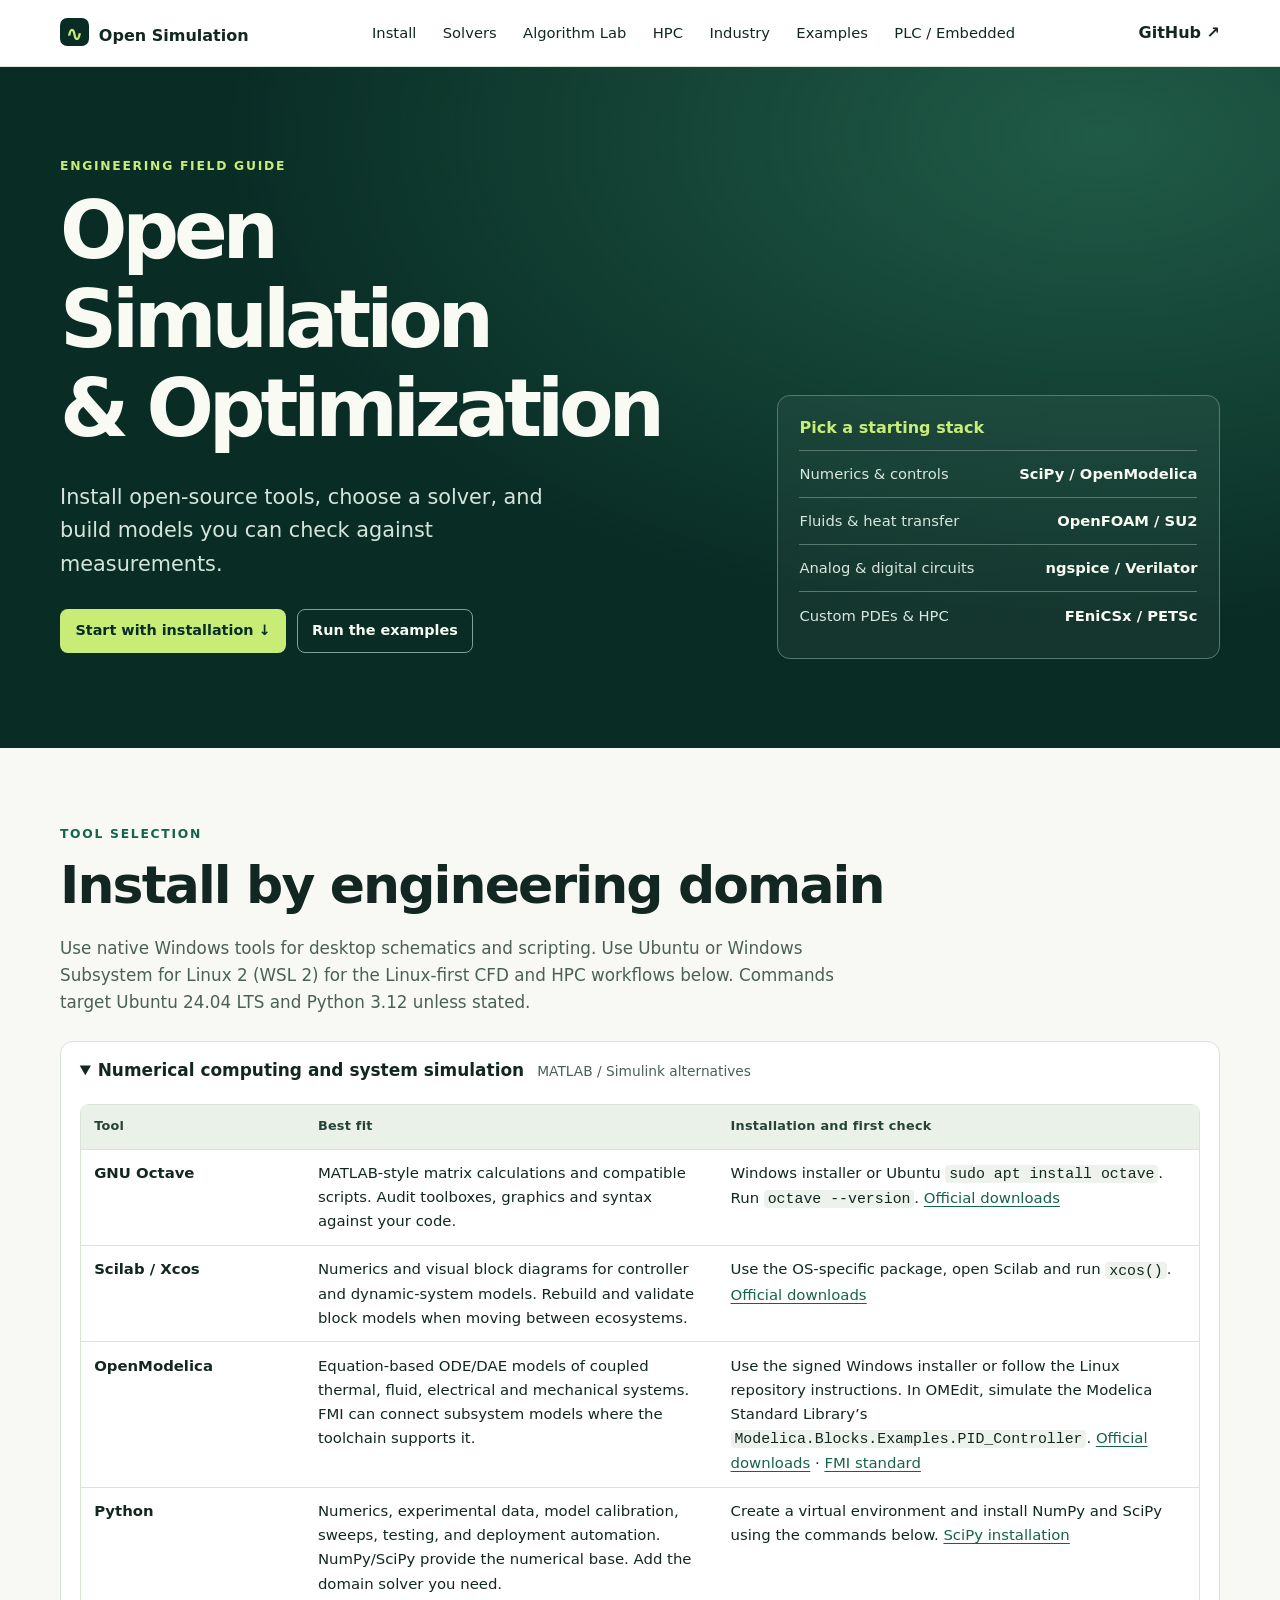
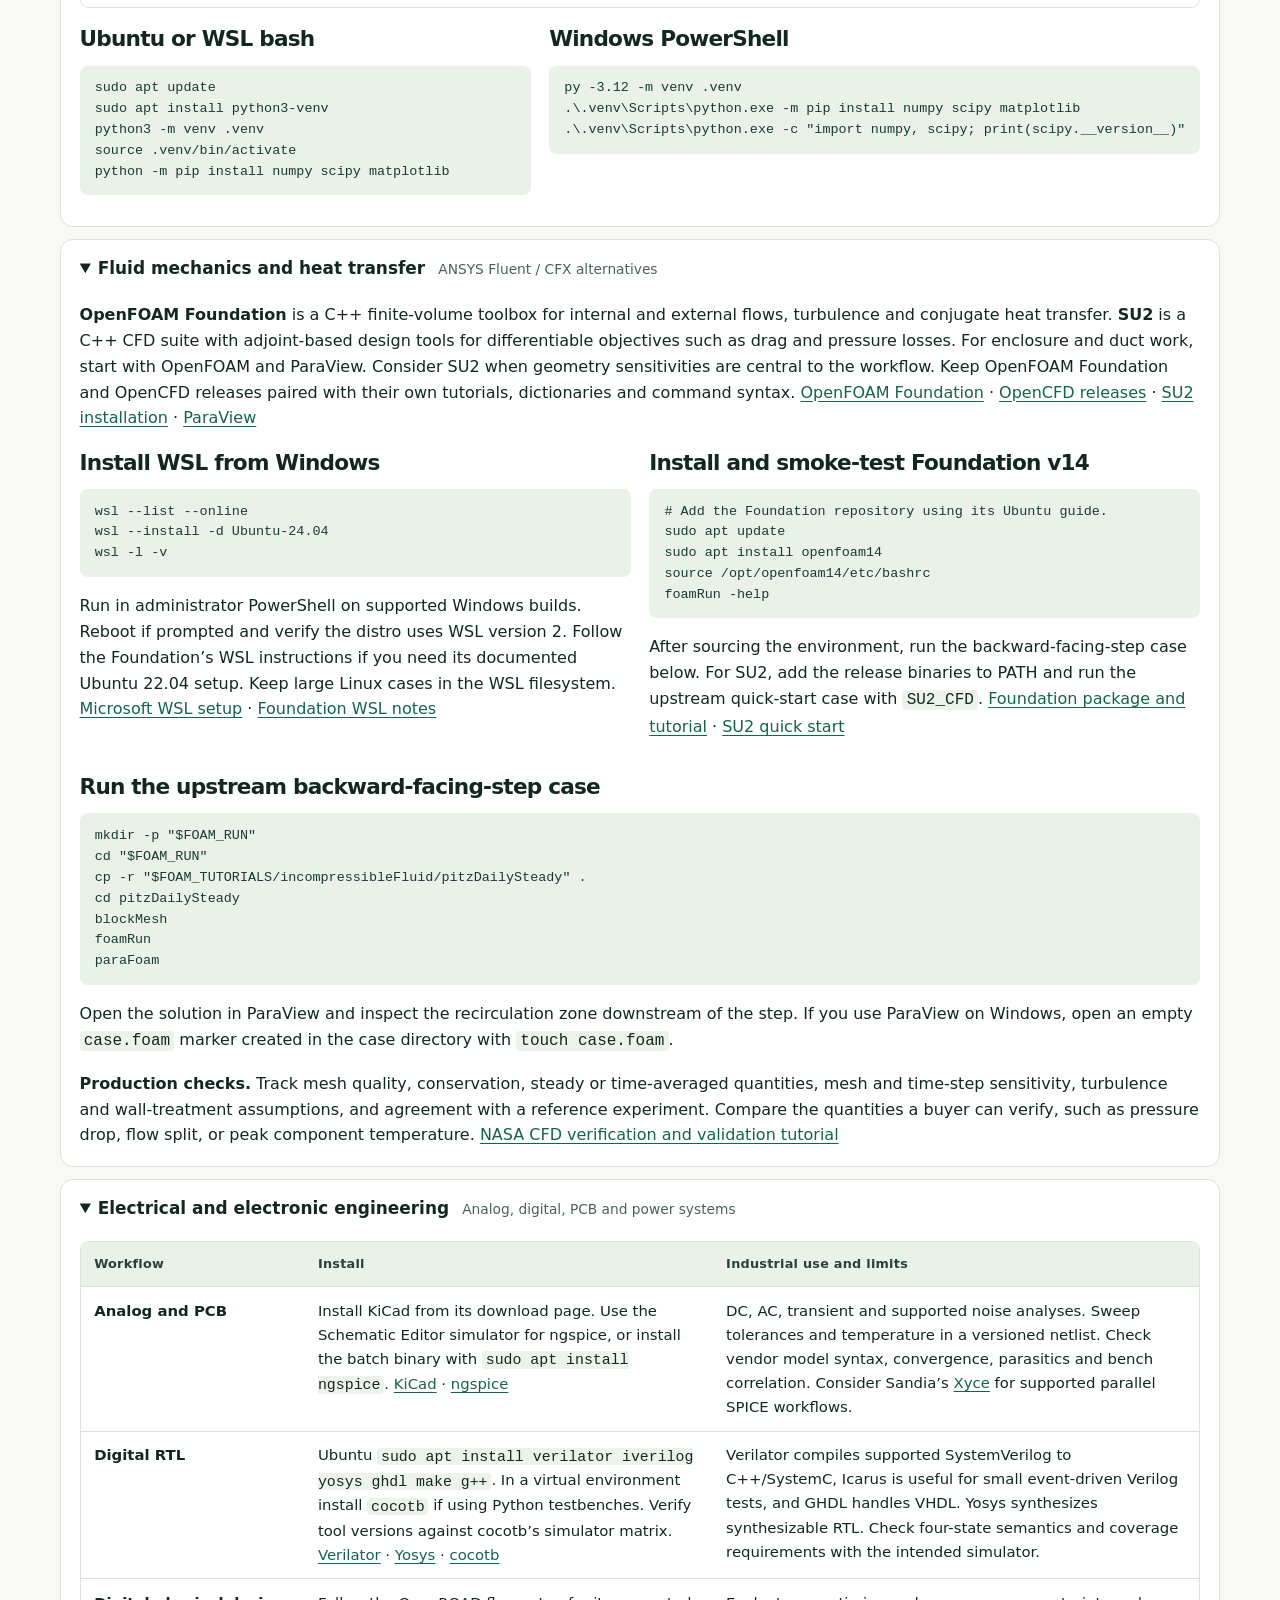
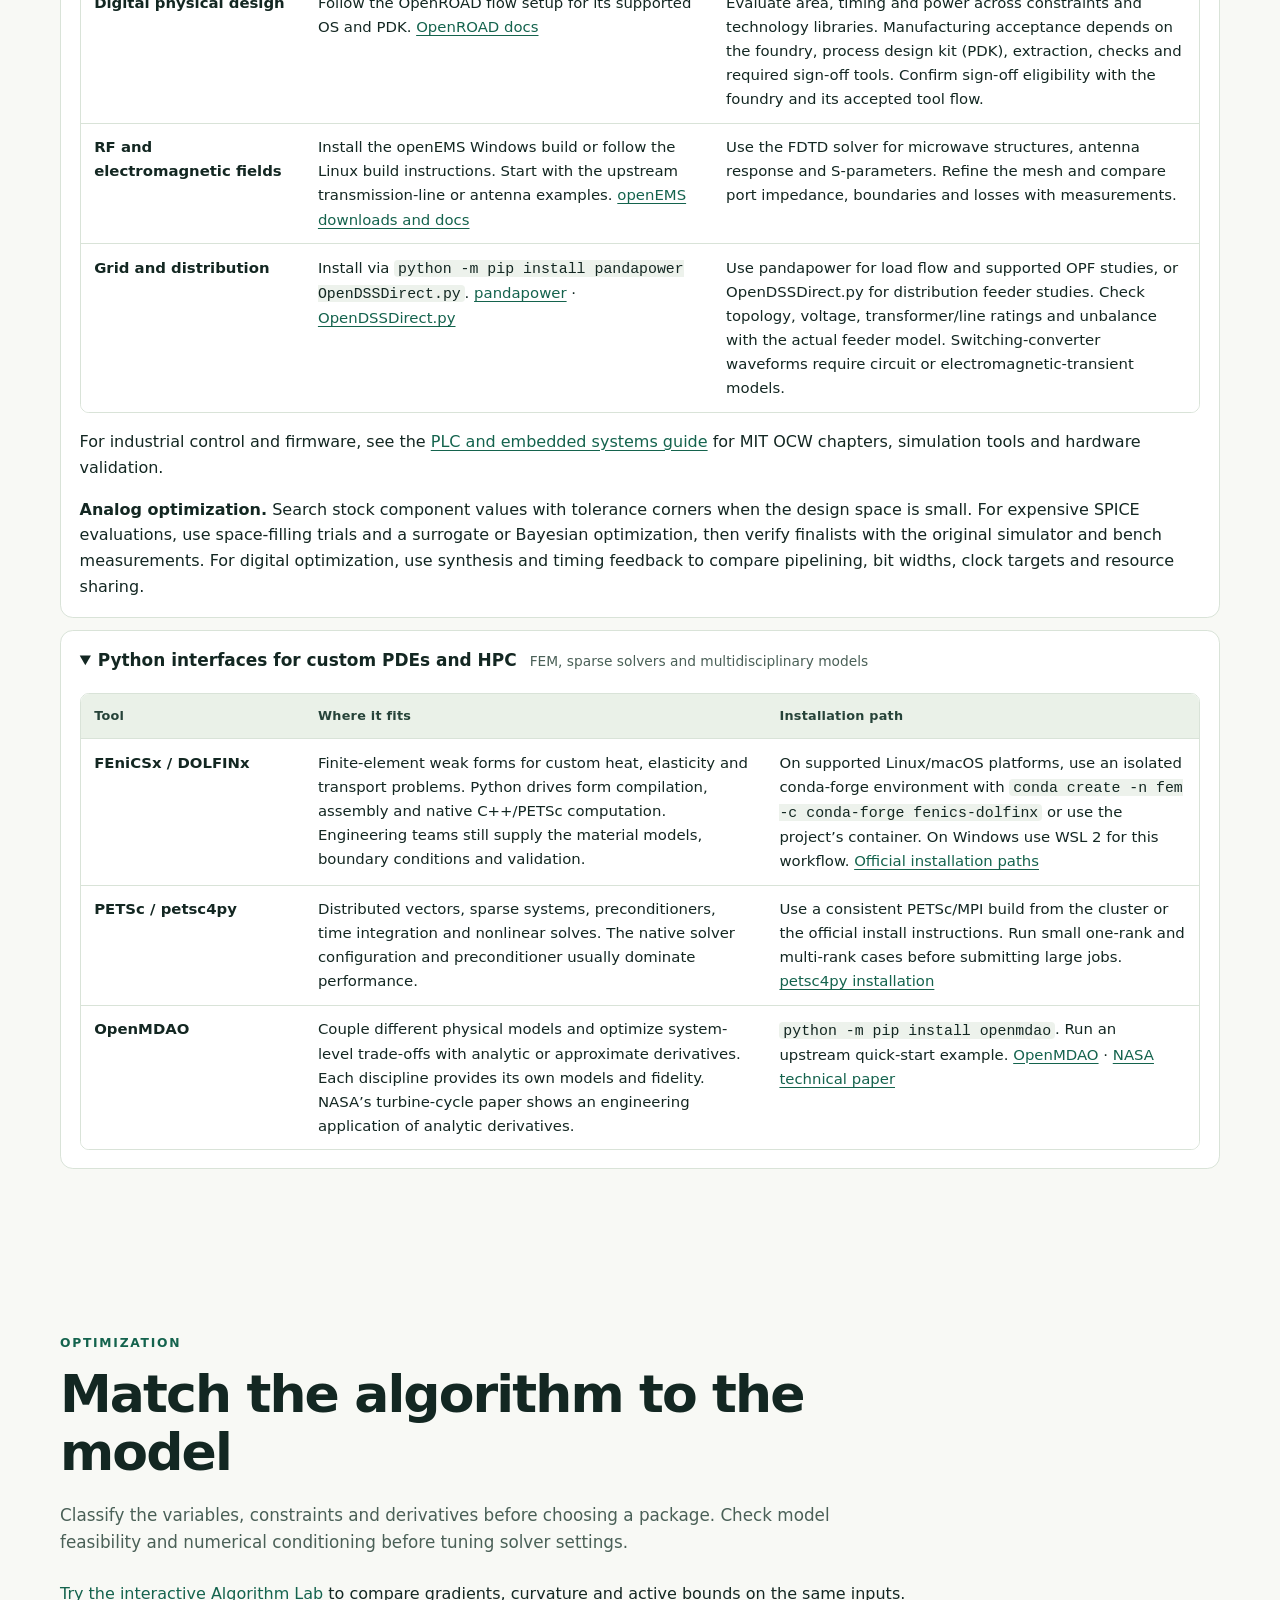
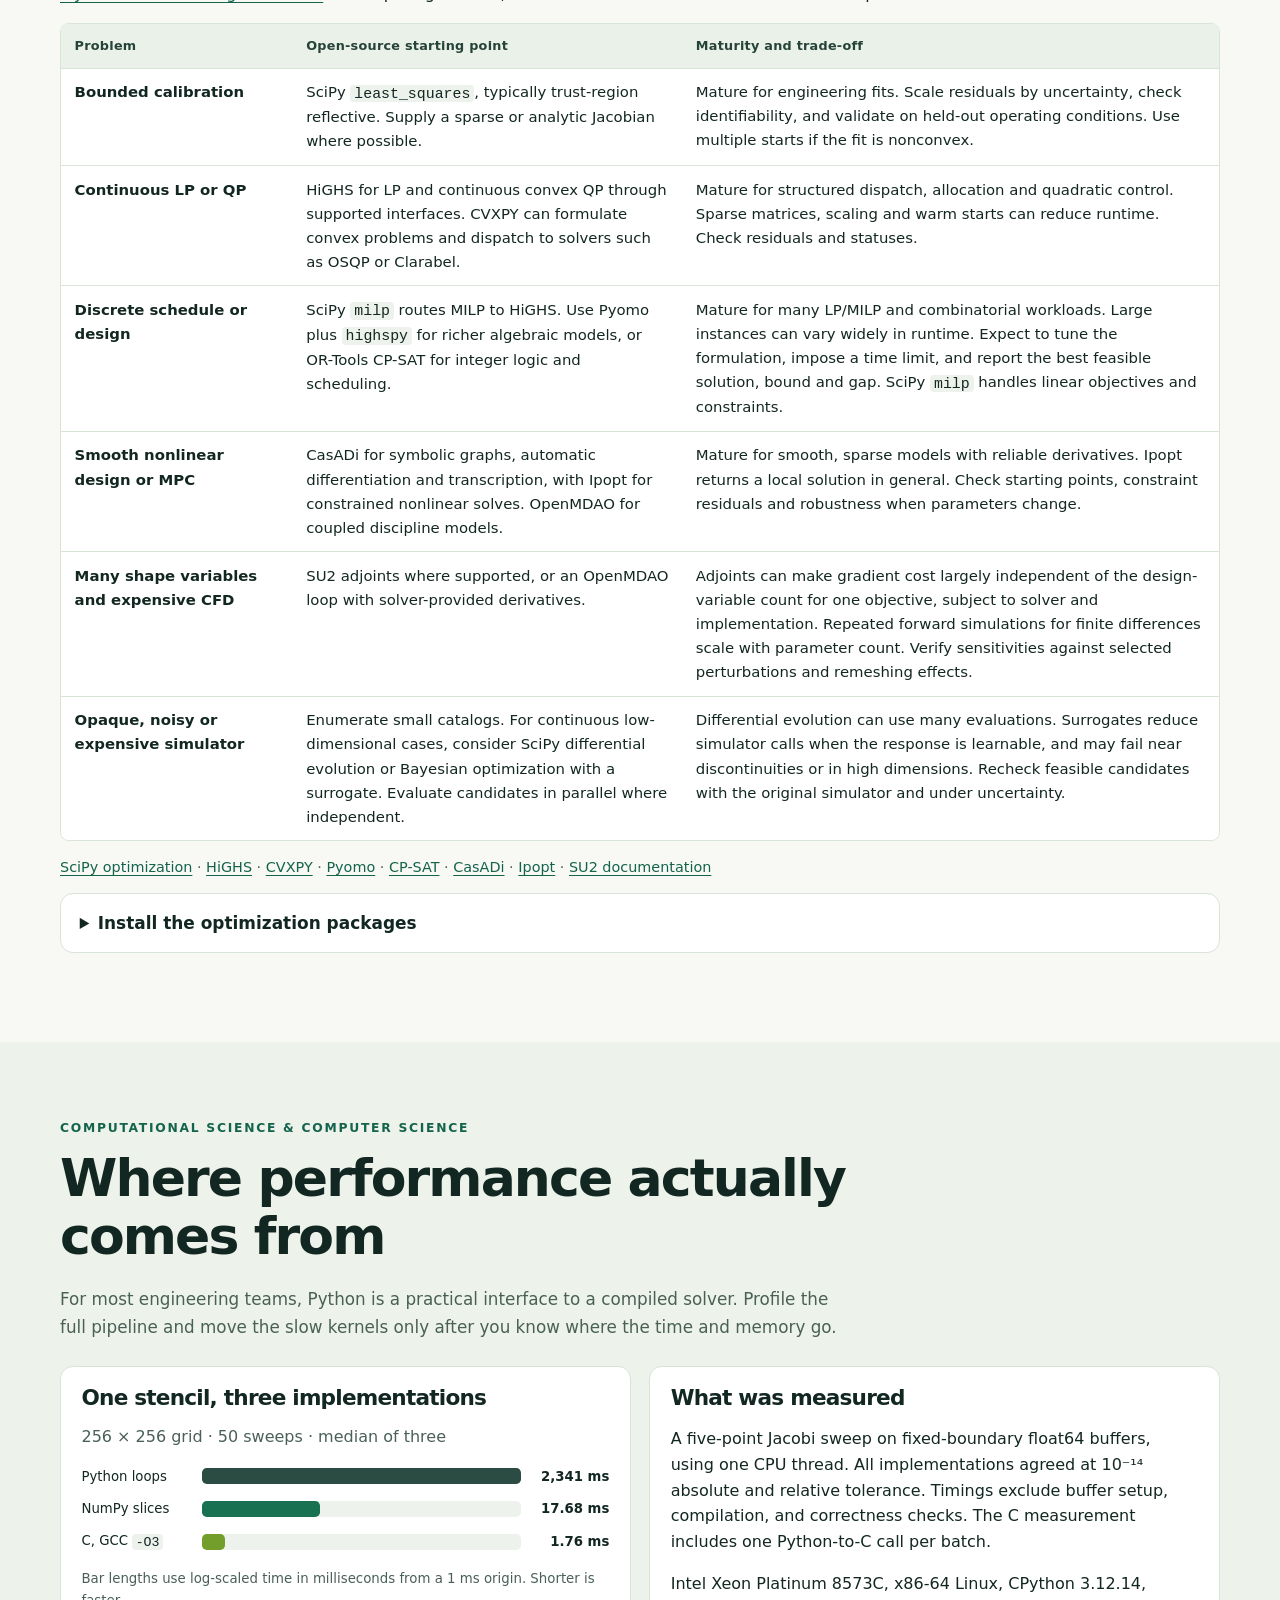
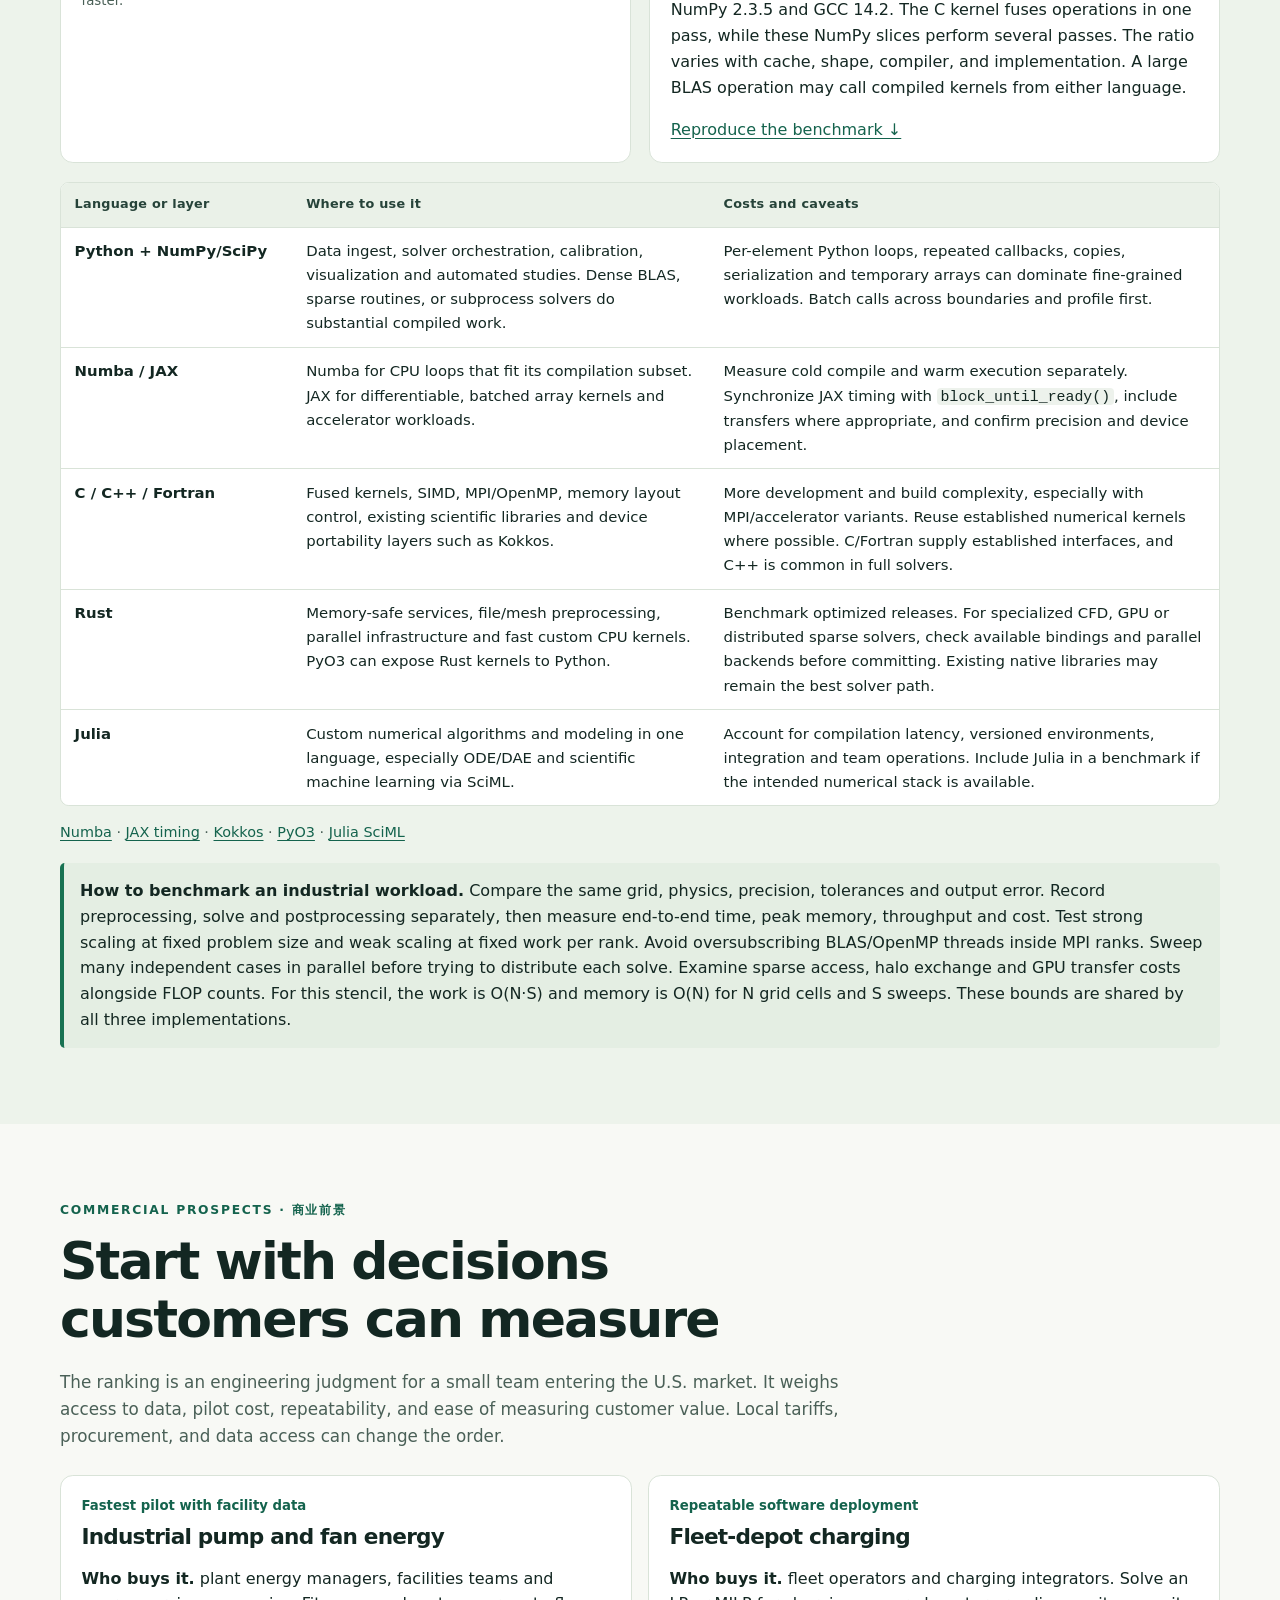
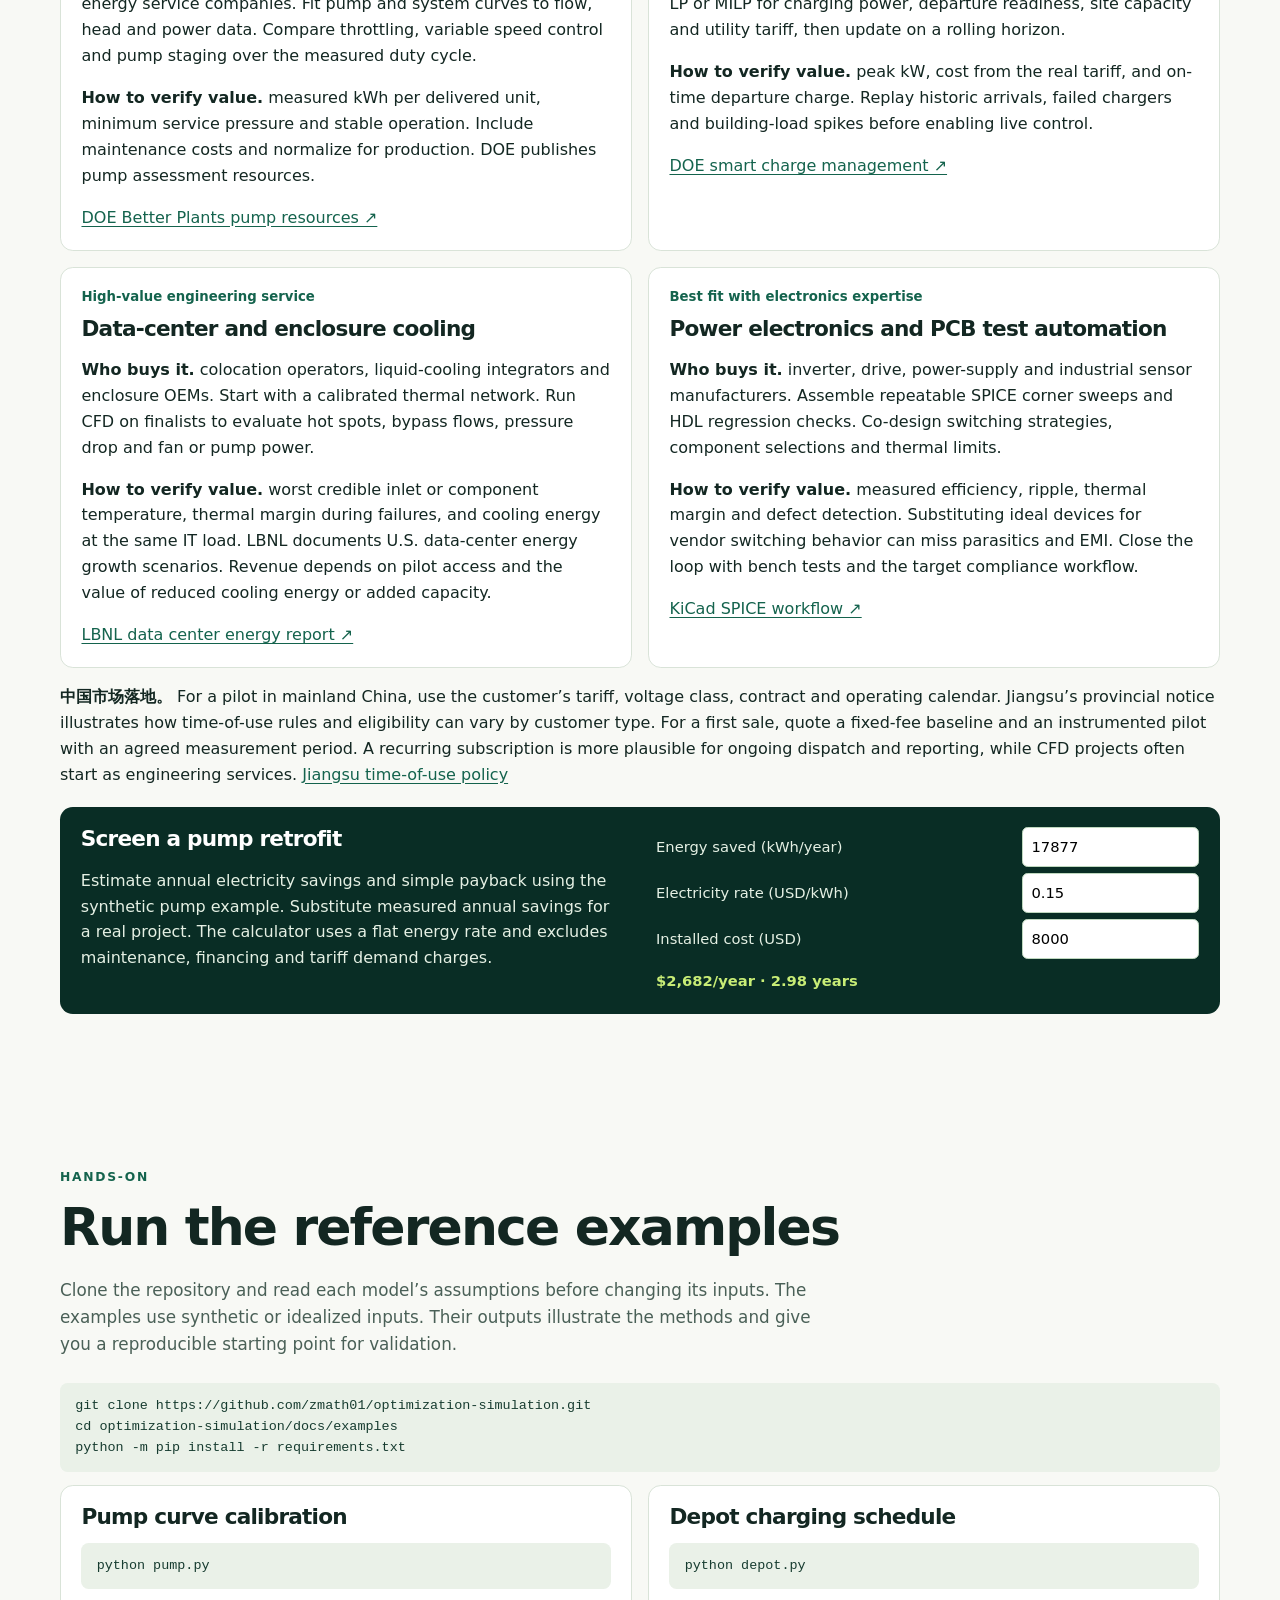
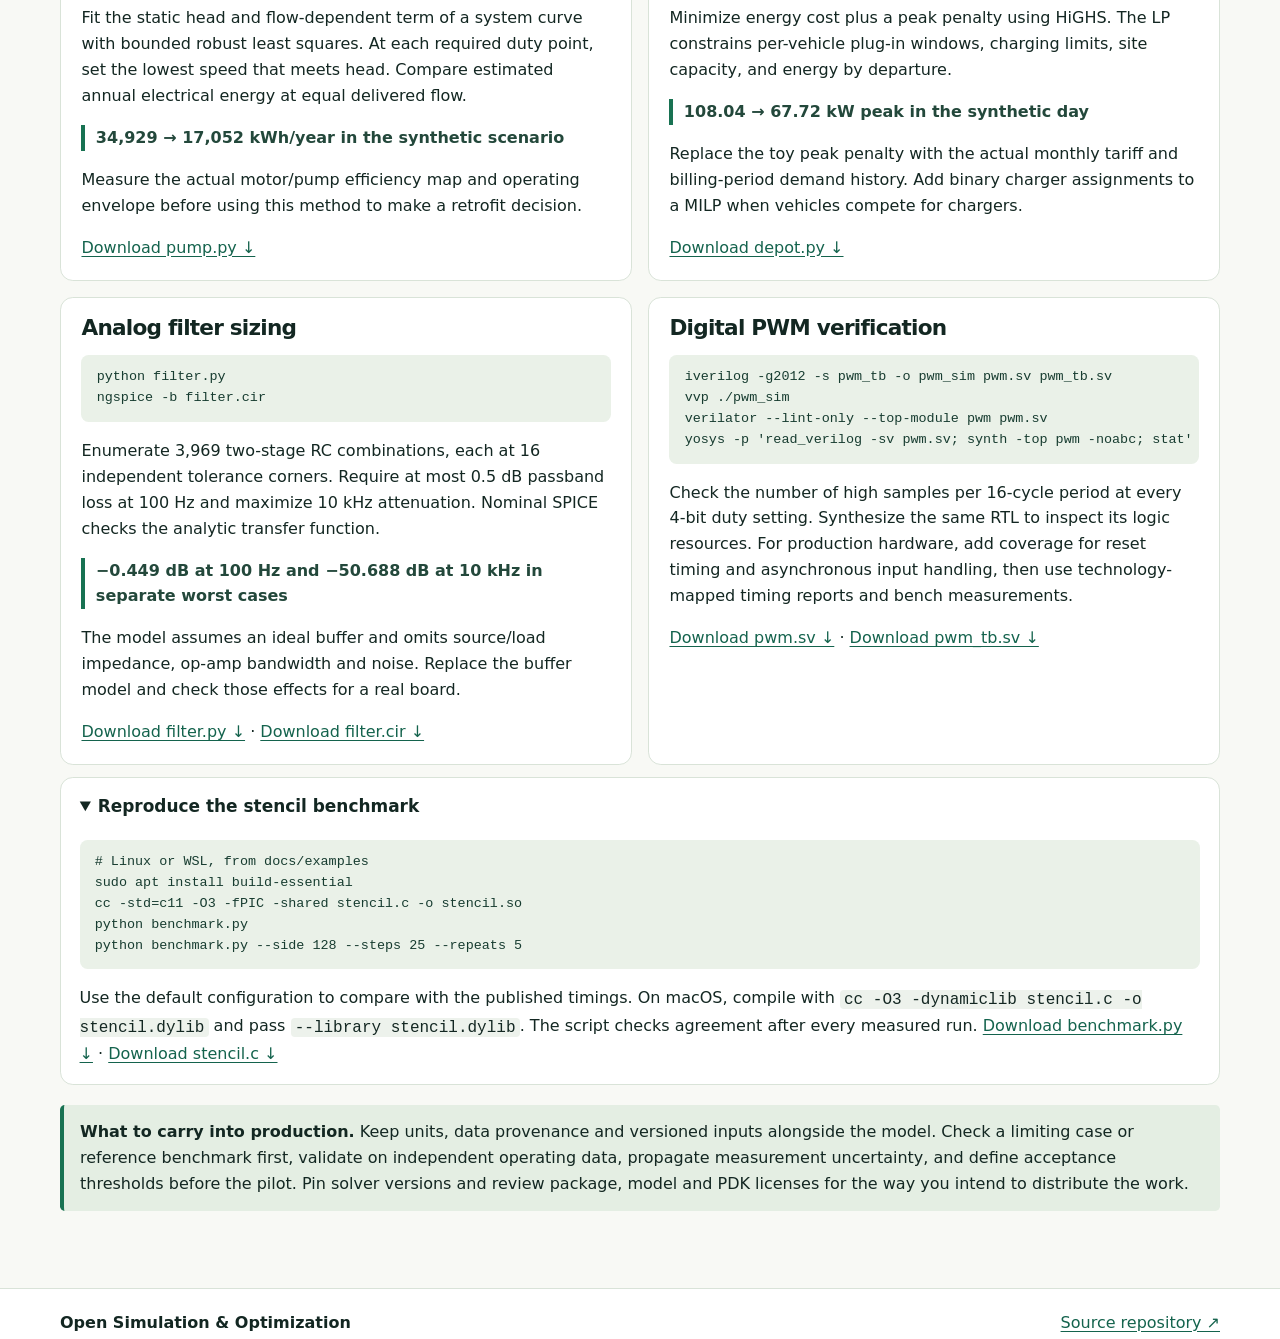
<file: docs/index.html>
<!doctype html>
<html lang="en">
<head>
  <meta charset="utf-8">
  <meta name="viewport" content="width=device-width, initial-scale=1">
  <meta name="description" content="A practical field guide to open-source engineering simulation, solver selection, HPC and industrial optimization.">
  <title>Open Simulation &amp; Optimization</title>
  <link rel="stylesheet" href="style.css">
  <script src="site.js" defer></script>
</head>
<body>
<a class="skip" href="#main">Skip to content</a>
<header class="top">
  <div class="wrap top-inner">
    <a class="brand" href="#main"><span aria-hidden="true">∿</span> Open Simulation</a>
    <nav aria-label="Guide sections">
      <a href="#install">Install</a><a href="#solvers">Solvers</a><a href="algorithms.html">Algorithm Lab</a><a href="#performance">HPC</a><a href="#industry">Industry</a><a href="#examples">Examples</a><a href="plc-embedded.html">PLC / Embedded</a>
    </nav>
    <a class="repo" href="https://github.com/zmath01/optimization-simulation">GitHub ↗</a>
  </div>
</header>
<main id="main">
  <div class="hero">
    <div class="wrap hero-grid">
      <div>
        <p class="eyebrow">Engineering field guide</p>
        <h1>Open Simulation<br>&amp; Optimization</h1>
        <p class="lede">Install open-source tools, choose a solver, and build models you can check against measurements.</p>
        <a class="button primary" href="#install">Start with installation ↓</a>
        <a class="button secondary" href="#examples">Run the examples</a>
      </div>
      <div class="hero-side" aria-label="Recommended starting tools">
        <p>Pick a starting stack</p>
        <a href="#numerics"><span>Numerics &amp; controls</span><strong>SciPy / OpenModelica</strong></a>
        <a href="#fluid"><span>Fluids &amp; heat transfer</span><strong>OpenFOAM / SU2</strong></a>
        <a href="#electronics"><span>Analog &amp; digital circuits</span><strong>ngspice / Verilator</strong></a>
        <a href="#multiphysics"><span>Custom PDEs &amp; HPC</span><strong>FEniCSx / PETSc</strong></a>
      </div>
    </div>
  </div>

  <section class="wrap section" id="install">
    <div class="section-heading"><p class="eyebrow">Tool selection</p><h2>Install by engineering domain</h2><p>Use native Windows tools for desktop schematics and scripting. Use Ubuntu or Windows Subsystem for Linux 2 (WSL 2) for the Linux-first CFD and HPC workflows below. Commands target Ubuntu 24.04 LTS and Python 3.12 unless stated.</p></div>

    <details id="numerics" open>
      <summary>Numerical computing and system simulation <span>MATLAB / Simulink alternatives</span></summary>
      <div class="detail-body">
        <div class="table-wrap" tabindex="0" role="region" aria-label="Numerical simulation tools">
        <table><thead><tr><th scope="col">Tool</th><th scope="col">Best fit</th><th scope="col">Installation and first check</th></tr></thead><tbody>
          <tr><th scope="row">GNU Octave</th><td>MATLAB-style matrix calculations and compatible scripts. Audit toolboxes, graphics and syntax against your code.</td><td>Windows installer or Ubuntu <code>sudo apt install octave</code>. Run <code>octave --version</code>. <a href="https://gnu-octave.github.io/download.html">Official downloads</a></td></tr>
          <tr><th scope="row">Scilab / Xcos</th><td>Numerics and visual block diagrams for controller and dynamic-system models. Rebuild and validate block models when moving between ecosystems.</td><td>Use the OS-specific package, open Scilab and run <code>xcos()</code>. <a href="https://www.scilab.org/download">Official downloads</a></td></tr>
          <tr><th scope="row">OpenModelica</th><td>Equation-based ODE/DAE models of coupled thermal, fluid, electrical and mechanical systems. FMI can connect subsystem models where the toolchain supports it.</td><td>Use the signed Windows installer or follow the Linux repository instructions. In OMEdit, simulate the Modelica Standard Library’s <code>Modelica.Blocks.Examples.PID_Controller</code>. <a href="https://openmodelica.org/free-and-open-source-software/download/">Official downloads</a> · <a href="https://fmi-standard.org/">FMI standard</a></td></tr>
          <tr><th scope="row">Python</th><td>Numerics, experimental data, model calibration, sweeps, testing, and deployment automation. NumPy/SciPy provide the numerical base. Add the domain solver you need.</td><td>Create a virtual environment and install NumPy and SciPy using the commands below. <a href="https://scipy.org/install/">SciPy installation</a></td></tr>
        </tbody></table></div>
        <div class="two">
          <div><h3>Ubuntu or WSL bash</h3><pre><code>sudo apt update
sudo apt install python3-venv
python3 -m venv .venv
source .venv/bin/activate
python -m pip install numpy scipy matplotlib</code></pre></div>
          <div><h3>Windows PowerShell</h3><pre><code>py -3.12 -m venv .venv
.\.venv\Scripts\python.exe -m pip install numpy scipy matplotlib
.\.venv\Scripts\python.exe -c "import numpy, scipy; print(scipy.__version__)"</code></pre></div>
        </div>
      </div>
    </details>

    <details id="fluid" open>
      <summary>Fluid mechanics and heat transfer <span>ANSYS Fluent / CFX alternatives</span></summary>
      <div class="detail-body">
        <p><strong>OpenFOAM Foundation</strong> is a C++ finite-volume toolbox for internal and external flows, turbulence and conjugate heat transfer. <strong>SU2</strong> is a C++ CFD suite with adjoint-based design tools for differentiable objectives such as drag and pressure losses. For enclosure and duct work, start with OpenFOAM and ParaView. Consider SU2 when geometry sensitivities are central to the workflow. Keep OpenFOAM Foundation and OpenCFD releases paired with their own tutorials, dictionaries and command syntax. <a href="https://openfoam.org/download/">OpenFOAM Foundation</a> · <a href="https://www.openfoam.com/download">OpenCFD releases</a> · <a href="https://su2code.github.io/docs_v7/Installation/">SU2 installation</a> · <a href="https://www.paraview.org/download/">ParaView</a></p>
        <div class="two">
          <div><h3>Install WSL from Windows</h3><pre><code>wsl --list --online
wsl --install -d Ubuntu-24.04
wsl -l -v</code></pre><p>Run in administrator PowerShell on supported Windows builds. Reboot if prompted and verify the distro uses WSL version 2. Follow the Foundation’s WSL instructions if you need its documented Ubuntu 22.04 setup. Keep large Linux cases in the WSL filesystem. <a href="https://learn.microsoft.com/en-us/windows/wsl/install">Microsoft WSL setup</a> · <a href="https://openfoam.org/download/windows/">Foundation WSL notes</a></p></div>
          <div><h3>Install and smoke-test Foundation v14</h3><pre><code># Add the Foundation repository using its Ubuntu guide.
sudo apt update
sudo apt install openfoam14
source /opt/openfoam14/etc/bashrc
foamRun -help</code></pre><p>After sourcing the environment, run the backward-facing-step case below. For SU2, add the release binaries to PATH and run the upstream quick-start case with <code>SU2_CFD</code>. <a href="https://openfoam.org/download/14-ubuntu/">Foundation package and tutorial</a> · <a href="https://su2code.github.io/docs_v7/Quick-Start/">SU2 quick start</a></p></div>
        </div>
        <h3>Run the upstream backward-facing-step case</h3>
        <pre><code>mkdir -p "$FOAM_RUN"
cd "$FOAM_RUN"
cp -r "$FOAM_TUTORIALS/incompressibleFluid/pitzDailySteady" .
cd pitzDailySteady
blockMesh
foamRun
paraFoam</code></pre>
        <p>Open the solution in ParaView and inspect the recirculation zone downstream of the step. If you use ParaView on Windows, open an empty <code>case.foam</code> marker created in the case directory with <code>touch case.foam</code>.</p>
        <p><strong>Production checks.</strong> Track mesh quality, conservation, steady or time-averaged quantities, mesh and time-step sensitivity, turbulence and wall-treatment assumptions, and agreement with a reference experiment. Compare the quantities a buyer can verify, such as pressure drop, flow split, or peak component temperature. <a href="https://www.grc.nasa.gov/www/wind/valid/tutorial/tutorial.html">NASA CFD verification and validation tutorial</a></p>
      </div>
    </details>

    <details id="electronics" open>
      <summary>Electrical and electronic engineering <span>Analog, digital, PCB and power systems</span></summary>
      <div class="detail-body">
        <div class="table-wrap" tabindex="0" role="region" aria-label="Electrical and electronic engineering tools">
        <table><thead><tr><th scope="col">Workflow</th><th scope="col">Install</th><th scope="col">Industrial use and limits</th></tr></thead><tbody>
          <tr><th scope="row">Analog and PCB</th><td>Install KiCad from its download page. Use the Schematic Editor simulator for ngspice, or install the batch binary with <code>sudo apt install ngspice</code>. <a href="https://www.kicad.org/download/">KiCad</a> · <a href="https://ngspice.sourceforge.io/download.html">ngspice</a></td><td>DC, AC, transient and supported noise analyses. Sweep tolerances and temperature in a versioned netlist. Check vendor model syntax, convergence, parasitics and bench correlation. Consider Sandia’s <a href="https://xyce.sandia.gov/">Xyce</a> for supported parallel SPICE workflows.</td></tr>
          <tr><th scope="row">Digital RTL</th><td>Ubuntu <code>sudo apt install verilator iverilog yosys ghdl make g++</code>. In a virtual environment install <code>cocotb</code> if using Python testbenches. Verify tool versions against cocotb’s simulator matrix. <a href="https://verilator.org/guide/latest/install.html">Verilator</a> · <a href="https://yosyshq.readthedocs.io/projects/yosys/en/latest/getting_started/installation.html">Yosys</a> · <a href="https://docs.cocotb.org/en/stable/install.html">cocotb</a></td><td>Verilator compiles supported SystemVerilog to C++/SystemC, Icarus is useful for small event-driven Verilog tests, and GHDL handles VHDL. Yosys synthesizes synthesizable RTL. Check four-state semantics and coverage requirements with the intended simulator.</td></tr>
          <tr><th scope="row">Digital physical design</th><td>Follow the OpenROAD flow setup for its supported OS and PDK. <a href="https://openroad.readthedocs.io/en/latest/main/README.html">OpenROAD docs</a></td><td>Evaluate area, timing and power across constraints and technology libraries. Manufacturing acceptance depends on the foundry, process design kit (PDK), extraction, checks and required sign-off tools. Confirm sign-off eligibility with the foundry and its accepted tool flow.</td></tr>
          <tr><th scope="row">RF and electromagnetic fields</th><td>Install the openEMS Windows build or follow the Linux build instructions. Start with the upstream transmission-line or antenna examples. <a href="https://www.openems.de/">openEMS downloads and docs</a></td><td>Use the FDTD solver for microwave structures, antenna response and S-parameters. Refine the mesh and compare port impedance, boundaries and losses with measurements.</td></tr>
          <tr><th scope="row">Grid and distribution</th><td>Install via <code>python -m pip install pandapower OpenDSSDirect.py</code>. <a href="https://www.pandapower.org/start/">pandapower</a> · <a href="https://dss-extensions.org/OpenDSSDirect.py/notebooks/Installation.html">OpenDSSDirect.py</a></td><td>Use pandapower for load flow and supported OPF studies, or OpenDSSDirect.py for distribution feeder studies. Check topology, voltage, transformer/line ratings and unbalance with the actual feeder model. Switching-converter waveforms require circuit or electromagnetic-transient models.</td></tr>
        </tbody></table></div>
        <p>For industrial control and firmware, see the <a href="plc-embedded.html">PLC and embedded systems guide</a> for MIT OCW chapters, simulation tools and hardware validation.</p>
        <p><strong>Analog optimization.</strong> Search stock component values with tolerance corners when the design space is small. For expensive SPICE evaluations, use space-filling trials and a surrogate or Bayesian optimization, then verify finalists with the original simulator and bench measurements. For digital optimization, use synthesis and timing feedback to compare pipelining, bit widths, clock targets and resource sharing.</p>
      </div>
    </details>

    <details id="multiphysics" open>
      <summary>Python interfaces for custom PDEs and HPC <span>FEM, sparse solvers and multidisciplinary models</span></summary>
      <div class="detail-body">
        <div class="table-wrap" tabindex="0" role="region" aria-label="Python and HPC simulation tools">
        <table><thead><tr><th scope="col">Tool</th><th scope="col">Where it fits</th><th scope="col">Installation path</th></tr></thead><tbody>
          <tr><th scope="row">FEniCSx / DOLFINx</th><td>Finite-element weak forms for custom heat, elasticity and transport problems. Python drives form compilation, assembly and native C++/PETSc computation. Engineering teams still supply the material models, boundary conditions and validation.</td><td>On supported Linux/macOS platforms, use an isolated conda-forge environment with <code>conda create -n fem -c conda-forge fenics-dolfinx</code> or use the project’s container. On Windows use WSL 2 for this workflow. <a href="https://fenicsproject.org/download/">Official installation paths</a></td></tr>
          <tr><th scope="row">PETSc / petsc4py</th><td>Distributed vectors, sparse systems, preconditioners, time integration and nonlinear solves. The native solver configuration and preconditioner usually dominate performance.</td><td>Use a consistent PETSc/MPI build from the cluster or the official install instructions. Run small one-rank and multi-rank cases before submitting large jobs. <a href="https://petsc.org/main/petsc4py/install.html">petsc4py installation</a></td></tr>
          <tr><th scope="row">OpenMDAO</th><td>Couple different physical models and optimize system-level trade-offs with analytic or approximate derivatives. Each discipline provides its own models and fidelity. NASA’s turbine-cycle paper shows an engineering application of analytic derivatives.</td><td><code>python -m pip install openmdao</code>. Run an upstream quick-start example. <a href="https://openmdao.org/newdocs/versions/latest/getting_started/getting_started.html">OpenMDAO</a> · <a href="https://ntrs.nasa.gov/citations/20170002541">NASA technical paper</a></td></tr>
        </tbody></table></div>
      </div>
    </details>
  </section>

  <section class="wrap section" id="solvers">
    <div class="section-heading"><p class="eyebrow">Optimization</p><h2>Match the algorithm to the model</h2><p>Classify the variables, constraints and derivatives before choosing a package. Check model feasibility and numerical conditioning before tuning solver settings.</p></div>
    <p><a href="algorithms.html">Try the interactive Algorithm Lab</a> to compare gradients, curvature and active bounds on the same inputs.</p>
    <div class="table-wrap" tabindex="0" role="region" aria-label="Optimization solver selection">
    <table><thead><tr><th scope="col">Problem</th><th scope="col">Open-source starting point</th><th scope="col">Maturity and trade-off</th></tr></thead><tbody>
      <tr><th scope="row">Bounded calibration</th><td>SciPy <code>least_squares</code>, typically trust-region reflective. Supply a sparse or analytic Jacobian where possible.</td><td>Mature for engineering fits. Scale residuals by uncertainty, check identifiability, and validate on held-out operating conditions. Use multiple starts if the fit is nonconvex.</td></tr>
      <tr><th scope="row">Continuous LP or QP</th><td>HiGHS for LP and continuous convex QP through supported interfaces. CVXPY can formulate convex problems and dispatch to solvers such as OSQP or Clarabel.</td><td>Mature for structured dispatch, allocation and quadratic control. Sparse matrices, scaling and warm starts can reduce runtime. Check residuals and statuses.</td></tr>
      <tr><th scope="row">Discrete schedule or design</th><td>SciPy <code>milp</code> routes MILP to HiGHS. Use Pyomo plus <code>highspy</code> for richer algebraic models, or OR-Tools CP-SAT for integer logic and scheduling.</td><td>Mature for many LP/MILP and combinatorial workloads. Large instances can vary widely in runtime. Expect to tune the formulation, impose a time limit, and report the best feasible solution, bound and gap. SciPy <code>milp</code> handles linear objectives and constraints.</td></tr>
      <tr><th scope="row">Smooth nonlinear design or MPC</th><td>CasADi for symbolic graphs, automatic differentiation and transcription, with Ipopt for constrained nonlinear solves. OpenMDAO for coupled discipline models.</td><td>Mature for smooth, sparse models with reliable derivatives. Ipopt returns a local solution in general. Check starting points, constraint residuals and robustness when parameters change.</td></tr>
      <tr><th scope="row">Many shape variables and expensive CFD</th><td>SU2 adjoints where supported, or an OpenMDAO loop with solver-provided derivatives.</td><td>Adjoints can make gradient cost largely independent of the design-variable count for one objective, subject to solver and implementation. Repeated forward simulations for finite differences scale with parameter count. Verify sensitivities against selected perturbations and remeshing effects.</td></tr>
      <tr><th scope="row">Opaque, noisy or expensive simulator</th><td>Enumerate small catalogs. For continuous low-dimensional cases, consider SciPy differential evolution or Bayesian optimization with a surrogate. Evaluate candidates in parallel where independent.</td><td>Differential evolution can use many evaluations. Surrogates reduce simulator calls when the response is learnable, and may fail near discontinuities or in high dimensions. Recheck feasible candidates with the original simulator and under uncertainty.</td></tr>
    </tbody></table></div>
    <p class="sources"><a href="https://docs.scipy.org/doc/scipy/tutorial/optimize.html">SciPy optimization</a> · <a href="https://highs.dev/">HiGHS</a> · <a href="https://www.cvxpy.org/install/">CVXPY</a> · <a href="https://www.pyomo.org/installation">Pyomo</a> · <a href="https://developers.google.com/optimization/cp/cp_solver">CP-SAT</a> · <a href="https://web.casadi.org/docs/">CasADi</a> · <a href="https://coin-or.github.io/Ipopt/">Ipopt</a> · <a href="https://su2code.github.io/docs/">SU2 documentation</a></p>
    <details><summary>Install the optimization packages</summary><div class="detail-body"><pre><code>python -m pip install scipy cvxpy pyomo highspy casadi ortools
python -c "from scipy.optimize import linprog; print(linprog([1.0], bounds=[(1, None)], method='highs').message)"</code></pre><p>Install only the families your project uses. Record solver versions, tolerances, seeds and input data. A successful exit status establishes numerical success for the specified model. Field acceptance comes from independent checks and measurements.</p></div></details>
  </section>

  <section class="performance" id="performance">
    <div class="wrap section">
      <div class="section-heading"><p class="eyebrow">Computational science &amp; computer science</p><h2>Where performance actually comes from</h2><p>For most engineering teams, Python is a practical interface to a compiled solver. Profile the full pipeline and move the slow kernels only after you know where the time and memory go.</p></div>
      <div class="two">
        <div class="chart" aria-label="Measured stencil benchmark. Python 2341.278 milliseconds, NumPy 17.681 milliseconds, C 1.761 milliseconds.">
          <h3>One stencil, three implementations</h3>
          <p>256 × 256 grid · 50 sweeps · median of three</p>
          <div class="bar-row"><span>Python loops</span><div class="bar-track"><i class="bar py"></i></div><strong>2,341 ms</strong></div>
          <div class="bar-row"><span>NumPy slices</span><div class="bar-track"><i class="bar np"></i></div><strong>17.68 ms</strong></div>
          <div class="bar-row"><span>C, GCC <code>-O3</code></span><div class="bar-track"><i class="bar cc"></i></div><strong>1.76 ms</strong></div>
          <small>Bar lengths use log-scaled time in milliseconds from a 1 ms origin. Shorter is faster.</small>
        </div>
        <div class="bench-notes">
          <h3>What was measured</h3>
          <p>A five-point Jacobi sweep on fixed-boundary float64 buffers, using one CPU thread. All implementations agreed at 10⁻¹⁴ absolute and relative tolerance. Timings exclude buffer setup, compilation, and correctness checks. The C measurement includes one Python-to-C call per batch.</p>
          <p>Intel Xeon Platinum 8573C, x86-64 Linux, CPython 3.12.14, NumPy 2.3.5 and GCC 14.2. The C kernel fuses operations in one pass, while these NumPy slices perform several passes. The ratio varies with cache, shape, compiler, and implementation. A large BLAS operation may call compiled kernels from either language.</p>
          <p><a href="#benchmark-run">Reproduce the benchmark ↓</a></p>
        </div>
      </div>
      <div class="table-wrap" tabindex="0" role="region" aria-label="Language trade-offs for simulation">
      <table><thead><tr><th scope="col">Language or layer</th><th scope="col">Where to use it</th><th scope="col">Costs and caveats</th></tr></thead><tbody>
        <tr><th scope="row">Python + NumPy/SciPy</th><td>Data ingest, solver orchestration, calibration, visualization and automated studies. Dense BLAS, sparse routines, or subprocess solvers do substantial compiled work.</td><td>Per-element Python loops, repeated callbacks, copies, serialization and temporary arrays can dominate fine-grained workloads. Batch calls across boundaries and profile first.</td></tr>
        <tr><th scope="row">Numba / JAX</th><td>Numba for CPU loops that fit its compilation subset. JAX for differentiable, batched array kernels and accelerator workloads.</td><td>Measure cold compile and warm execution separately. Synchronize JAX timing with <code>block_until_ready()</code>, include transfers where appropriate, and confirm precision and device placement.</td></tr>
        <tr><th scope="row">C / C++ / Fortran</th><td>Fused kernels, SIMD, MPI/OpenMP, memory layout control, existing scientific libraries and device portability layers such as Kokkos.</td><td>More development and build complexity, especially with MPI/accelerator variants. Reuse established numerical kernels where possible. C/Fortran supply established interfaces, and C++ is common in full solvers.</td></tr>
        <tr><th scope="row">Rust</th><td>Memory-safe services, file/mesh preprocessing, parallel infrastructure and fast custom CPU kernels. PyO3 can expose Rust kernels to Python.</td><td>Benchmark optimized releases. For specialized CFD, GPU or distributed sparse solvers, check available bindings and parallel backends before committing. Existing native libraries may remain the best solver path.</td></tr>
        <tr><th scope="row">Julia</th><td>Custom numerical algorithms and modeling in one language, especially ODE/DAE and scientific machine learning via SciML.</td><td>Account for compilation latency, versioned environments, integration and team operations. Include Julia in a benchmark if the intended numerical stack is available.</td></tr>
      </tbody></table></div>
      <p class="sources"><a href="https://numba.readthedocs.io/en/stable/user/performance-tips.html">Numba</a> · <a href="https://docs.jax.dev/en/latest/async_dispatch.html">JAX timing</a> · <a href="https://kokkos.org/kokkos-core-wiki/">Kokkos</a> · <a href="https://pyo3.rs/">PyO3</a> · <a href="https://docs.sciml.ai/DiffEqDocs/">Julia SciML</a></p>
      <div class="note"><strong>How to benchmark an industrial workload.</strong> Compare the same grid, physics, precision, tolerances and output error. Record preprocessing, solve and postprocessing separately, then measure end-to-end time, peak memory, throughput and cost. Test strong scaling at fixed problem size and weak scaling at fixed work per rank. Avoid oversubscribing BLAS/OpenMP threads inside MPI ranks. Sweep many independent cases in parallel before trying to distribute each solve. Examine sparse access, halo exchange and GPU transfer costs alongside FLOP counts. For this stencil, the work is O(N·S) and memory is O(N) for N grid cells and S sweeps. These bounds are shared by all three implementations.</div>
    </div>
  </section>

  <section class="wrap section" id="industry">
    <div class="section-heading"><p class="eyebrow">Commercial prospects · 商业前景</p><h2>Start with decisions customers can measure</h2><p>The ranking is an engineering judgment for a small team entering the U.S. market. It weighs access to data, pilot cost, repeatability, and ease of measuring customer value. Local tariffs, procurement, and data access can change the order.</p></div>
    <div class="case-grid">
      <article class="case"><p class="case-type">Fastest pilot with facility data</p><h3>Industrial pump and fan energy</h3><p><strong>Who buys it.</strong> plant energy managers, facilities teams and energy service companies. Fit pump and system curves to flow, head and power data. Compare throttling, variable speed control and pump staging over the measured duty cycle.</p><p><strong>How to verify value.</strong> measured kWh per delivered unit, minimum service pressure and stable operation. Include maintenance costs and normalize for production. DOE publishes pump assessment resources.</p><a href="https://betterbuildingssolutioncenter.energy.gov/better-plants/pumps">DOE Better Plants pump resources ↗</a></article>
      <article class="case"><p class="case-type">Repeatable software deployment</p><h3>Fleet-depot charging</h3><p><strong>Who buys it.</strong> fleet operators and charging integrators. Solve an LP or MILP for charging power, departure readiness, site capacity and utility tariff, then update on a rolling horizon.</p><p><strong>How to verify value.</strong> peak kW, cost from the real tariff, and on-time departure charge. Replay historic arrivals, failed chargers and building-load spikes before enabling live control.</p><a href="https://www.energy.gov/cmei/femp/smart-charge-management-applications-and-benefits-federal-fleets">DOE smart charge management ↗</a></article>
      <article class="case"><p class="case-type">High-value engineering service</p><h3>Data-center and enclosure cooling</h3><p><strong>Who buys it.</strong> colocation operators, liquid-cooling integrators and enclosure OEMs. Start with a calibrated thermal network. Run CFD on finalists to evaluate hot spots, bypass flows, pressure drop and fan or pump power.</p><p><strong>How to verify value.</strong> worst credible inlet or component temperature, thermal margin during failures, and cooling energy at the same IT load. LBNL documents U.S. data-center energy growth scenarios. Revenue depends on pilot access and the value of reduced cooling energy or added capacity.</p><a href="https://eta.lbl.gov/publications/united-states-data-center-energy-2025">LBNL data center energy report ↗</a></article>
      <article class="case"><p class="case-type">Best fit with electronics expertise</p><h3>Power electronics and PCB test automation</h3><p><strong>Who buys it.</strong> inverter, drive, power-supply and industrial sensor manufacturers. Assemble repeatable SPICE corner sweeps and HDL regression checks. Co-design switching strategies, component selections and thermal limits.</p><p><strong>How to verify value.</strong> measured efficiency, ripple, thermal margin and defect detection. Substituting ideal devices for vendor switching behavior can miss parasitics and EMI. Close the loop with bench tests and the target compliance workflow.</p><a href="https://www.kicad.org/discover/spice/">KiCad SPICE workflow ↗</a></article>
    </div>
    <p><strong>中国市场落地。</strong> For a pilot in mainland China, use the customer’s tariff, voltage class, contract and operating calendar. Jiangsu’s provincial notice illustrates how time-of-use rules and eligibility can vary by customer type. For a first sale, quote a fixed-fee baseline and an instrumented pilot with an agreed measurement period. A recurring subscription is more plausible for ongoing dispatch and reporting, while CFD projects often start as engineering services. <a href="https://fgw.nanjing.gov.cn/njsfzhggwyh/202505/t20250506_5140665.html">Jiangsu time-of-use policy</a></p>
    <div class="savings">
      <div><h3>Screen a pump retrofit</h3><p>Estimate annual electricity savings and simple payback using the synthetic pump example. Substitute measured annual savings for a real project. The calculator uses a flat energy rate and excludes maintenance, financing and tariff demand charges.</p></div>
      <div class="calc-inputs">
        <label for="energy">Energy saved (kWh/year)</label><input type="number" id="energy" min="0" step="1" value="17877">
        <label for="rate">Electricity rate (USD/kWh)</label><input type="number" id="rate" min="0" step="0.01" value="0.15">
        <label for="cost">Installed cost (USD)</label><input type="number" id="cost" min="0" step="100" value="8000">
        <output id="payback" for="energy rate cost" aria-live="polite">$2,682/year · 2.98 years</output>
      </div>
    </div>
  </section>

  <section class="wrap section" id="examples">
    <div class="section-heading"><p class="eyebrow">Hands-on</p><h2>Run the reference examples</h2><p>Clone the repository and read each model’s assumptions before changing its inputs. The examples use synthetic or idealized inputs. Their outputs illustrate the methods and give you a reproducible starting point for validation.</p></div>
    <pre><code>git clone https://github.com/zmath01/optimization-simulation.git
cd optimization-simulation/docs/examples
python -m pip install -r requirements.txt</code></pre>
    <div class="example-grid">
      <article><h3>Pump curve calibration</h3><pre><code>python pump.py</code></pre><p>Fit the static head and flow-dependent term of a system curve with bounded robust least squares. At each required duty point, set the lowest speed that meets head. Compare estimated annual electrical energy at equal delivered flow.</p><p class="result">34,929 → 17,052 kWh/year in the synthetic scenario</p><p>Measure the actual motor/pump efficiency map and operating envelope before using this method to make a retrofit decision.</p><a href="examples/pump.py" download>Download pump.py ↓</a></article>
      <article><h3>Depot charging schedule</h3><pre><code>python depot.py</code></pre><p>Minimize energy cost plus a peak penalty using HiGHS. The LP constrains per-vehicle plug-in windows, charging limits, site capacity, and energy by departure.</p><p class="result">108.04 → 67.72 kW peak in the synthetic day</p><p>Replace the toy peak penalty with the actual monthly tariff and billing-period demand history. Add binary charger assignments to a MILP when vehicles compete for chargers.</p><a href="examples/depot.py" download>Download depot.py ↓</a></article>
      <article><h3>Analog filter sizing</h3><pre><code>python filter.py
ngspice -b filter.cir</code></pre><p>Enumerate 3,969 two-stage RC combinations, each at 16 independent tolerance corners. Require at most 0.5 dB passband loss at 100 Hz and maximize 10 kHz attenuation. Nominal SPICE checks the analytic transfer function.</p><p class="result">−0.449 dB at 100 Hz and −50.688 dB at 10 kHz in separate worst cases</p><p>The model assumes an ideal buffer and omits source/load impedance, op-amp bandwidth and noise. Replace the buffer model and check those effects for a real board.</p><a href="examples/filter.py" download>Download filter.py ↓</a> · <a href="examples/filter.cir" download>Download filter.cir ↓</a></article>
      <article><h3>Digital PWM verification</h3><pre><code>iverilog -g2012 -s pwm_tb -o pwm_sim pwm.sv pwm_tb.sv
vvp ./pwm_sim
verilator --lint-only --top-module pwm pwm.sv
yosys -p 'read_verilog -sv pwm.sv; synth -top pwm -noabc; stat'</code></pre><p>Check the number of high samples per 16-cycle period at every 4-bit duty setting. Synthesize the same RTL to inspect its logic resources. For production hardware, add coverage for reset timing and asynchronous input handling, then use technology-mapped timing reports and bench measurements.</p><a href="examples/pwm.sv" download>Download pwm.sv ↓</a> · <a href="examples/pwm_tb.sv" download>Download pwm_tb.sv ↓</a></article>
    </div>
    <details id="benchmark-run" open><summary>Reproduce the stencil benchmark</summary><div class="detail-body"><pre><code># Linux or WSL, from docs/examples
sudo apt install build-essential
cc -std=c11 -O3 -fPIC -shared stencil.c -o stencil.so
python benchmark.py
python benchmark.py --side 128 --steps 25 --repeats 5</code></pre><p>Use the default configuration to compare with the published timings. On macOS, compile with <code>cc -O3 -dynamiclib stencil.c -o stencil.dylib</code> and pass <code>--library stencil.dylib</code>. The script checks agreement after every measured run. <a href="examples/benchmark.py" download>Download benchmark.py ↓</a> · <a href="examples/stencil.c" download>Download stencil.c ↓</a></p></div></details>
    <div class="note"><strong>What to carry into production.</strong> Keep units, data provenance and versioned inputs alongside the model. Check a limiting case or reference benchmark first, validate on independent operating data, propagate measurement uncertainty, and define acceptance thresholds before the pilot. Pin solver versions and review package, model and PDK licenses for the way you intend to distribute the work.</div>
  </section>
</main>
<footer><div class="wrap"><strong>Open Simulation &amp; Optimization</strong><a href="https://github.com/zmath01/optimization-simulation">Source repository ↗</a></div></footer>
</body>
</html>
</file>
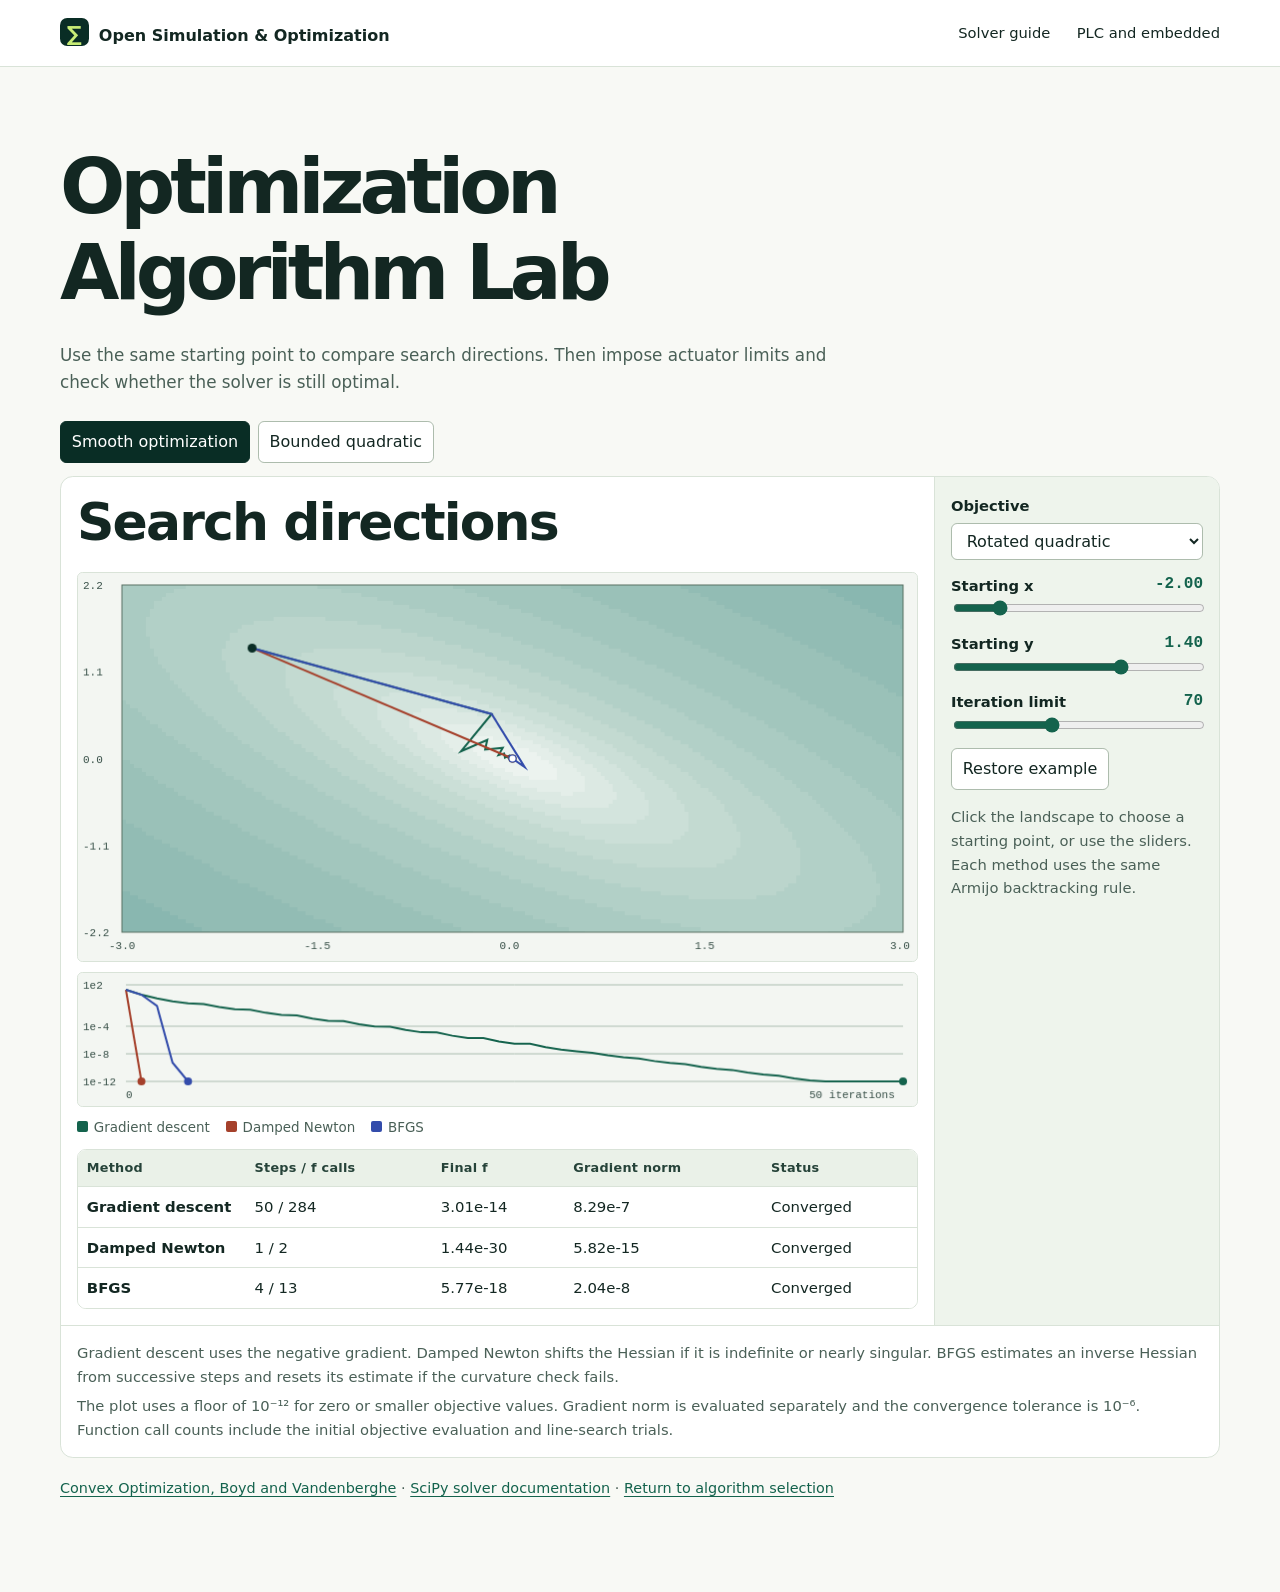
<file: docs/algorithms.html>
<!doctype html>
<html lang="en">
<head>
  <meta charset="utf-8">
  <meta name="viewport" content="width=device-width,initial-scale=1">
  <meta name="description" content="Compare numerical optimization algorithms on interactive convex, nonconvex and box-constrained problems.">
  <title>Optimization Algorithm Lab</title>
  <link rel="stylesheet" href="./style.css">
  <link rel="stylesheet" href="./solver-lab.css">
  <script type="module" src="./solver-lab.mjs"></script>
</head>
<body>
  <a class="skip" href="#lab">Skip to the lab</a>
  <header class="top">
    <div class="wrap top-inner">
      <a class="brand" href="./"><span aria-hidden="true">∑</span> Open Simulation &amp; Optimization</a>
      <nav aria-label="Guide"><a href="./#solvers">Solver guide</a><a href="./plc-embedded.html">PLC and embedded</a></nav>
    </div>
  </header>
  <main class="wrap section" id="lab">
    <div class="section-heading">
      <h1>Optimization<br>Algorithm Lab</h1>
      <p>Use the same starting point to compare search directions. Then impose actuator limits and check whether the solver is still optimal.</p>
    </div>
    <div class="solver-switch" role="group" aria-label="Select a solver lab">
      <button type="button" data-lab="unconstrained" aria-pressed="true">Smooth optimization</button>
      <button type="button" data-lab="constrained" aria-pressed="false">Bounded quadratic</button>
    </div>
    <section id="unconstrained" class="solver-grid" aria-labelledby="smooth-title">
      <div class="solver-body">
        <h2 id="smooth-title">Search directions</h2>
        <canvas id="landscape" class="solver-plot landscape" aria-label="Objective landscape and optimizer paths"></canvas>
        <canvas id="convergence" class="solver-plot convergence" aria-label="Log-scale objective versus accepted iterations"></canvas>
        <div class="solver-key" aria-label="Method colors"><span class="gd">Gradient descent</span><span class="newton">Damped Newton</span><span class="bfgs">BFGS</span></div>
        <div class="table-wrap"><table class="metrics-table"><thead><tr><th scope="col">Method</th><th scope="col">Steps / f calls</th><th scope="col">Final f</th><th scope="col">Gradient norm</th><th scope="col">Status</th></tr></thead><tbody id="smooth-results"></tbody></table></div>
      </div>
      <aside class="solver-controls">
        <label for="problem">Objective</label>
        <select id="problem"><option value="quadratic">Rotated quadratic</option><option value="rosenbrock">Rosenbrock valley</option></select>
        <div class="solver-value"><label for="start-x">Starting x</label><output id="start-x-value" for="start-x">−2.00</output></div><input type="range" id="start-x" min="-3" max="3" step=".02" value="-2">
        <div class="solver-value"><label for="start-y">Starting y</label><output id="start-y-value" for="start-y">1.40</output></div><input type="range" id="start-y" min="-2" max="3" step=".02" value="1.4">
        <div class="solver-value"><label for="budget">Iteration limit</label><output id="budget-value" for="budget">70</output></div><input type="range" id="budget" min="1" max="180" value="70">
        <button id="reset-start" type="button">Restore example</button>
        <p class="solver-help">Click the landscape to choose a starting point, or use the sliders. Each method uses the same Armijo backtracking rule.</p>
      </aside>
      <div class="solver-notes">
        <p>Gradient descent uses the negative gradient. Damped Newton shifts the Hessian if it is indefinite or nearly singular. BFGS estimates an inverse Hessian from successive steps and resets its estimate if the curvature check fails.</p>
        <p>The plot uses a floor of 10⁻¹² for zero or smaller objective values. Gradient norm is evaluated separately and the convergence tolerance is 10⁻⁶. Function call counts include the initial objective evaluation and line-search trials.</p>
      </div>
    </section>
    <section id="constrained" class="solver-grid" aria-labelledby="box-title" hidden>
      <div class="solver-body">
        <h2 id="box-title">Active actuator bounds</h2>
        <canvas id="box-plot" class="solver-plot landscape" aria-label="Feasible box and projected-gradient iterates"></canvas>
        <div class="solver-key"><span class="gd">Projected gradient</span><span class="newton">Clip the target</span><span class="bfgs">Exact optimum</span></div>
        <div class="table-wrap"><table class="metrics-table"><thead><tr><th scope="col">Method</th><th scope="col">Solution</th><th scope="col">Objective</th><th scope="col">Optimality residual</th></tr></thead><tbody id="box-results"></tbody></table></div>
      </div>
      <aside class="solver-controls">
        <div class="solver-value"><label for="desired-x">Desired x</label><output id="desired-x-value" for="desired-x">2.70</output></div><input type="range" id="desired-x" min="-.5" max="3.6" step=".05" value="2.7">
        <div class="solver-value"><label for="desired-y">Desired y</label><output id="desired-y-value" for="desired-y">0.30</output></div><input type="range" id="desired-y" min="-.5" max="2.6" step=".05" value=".3">
        <div class="solver-value"><label for="upper-x">Upper bound for x</label><output id="upper-x-value" for="upper-x">1.60</output></div><input type="range" id="upper-x" min="0" max="2.6" step=".05" value="1.6">
        <div class="solver-value"><label for="upper-y">Upper bound for y</label><output id="upper-y-value" for="upper-y">1.60</output></div><input type="range" id="upper-y" min="0" max="2.4" step=".05" value="1.6">
        <div class="solver-value"><label for="box-budget">Iteration limit</label><output id="box-budget-value" for="box-budget">30</output></div><input type="range" id="box-budget" min="1" max="100" value="30">
        <p class="solver-help">The lower bounds are zero. Reduce either upper bound to model a derated actuator.</p>
      </aside>
      <div class="solver-notes">
        <p>The positive-definite quadratic has an off-diagonal term, so clipping one variable can change the best value of the other. Projected gradient checks the norm of <code>x − projection(x − gradient)</code>. The reference enumerates the box edges and checks the feasible interior candidate.</p>
      </div>
    </section>
    <p class="sources solver-sources"><a href="https://web.stanford.edu/~boyd/cvxbook/">Convex Optimization, Boyd and Vandenberghe</a> · <a href="https://docs.scipy.org/doc/scipy/reference/generated/scipy.optimize.minimize.html">SciPy solver documentation</a> · <a href="./#solvers">Return to algorithm selection</a></p>
  </main>
</body>
</html>
</file>
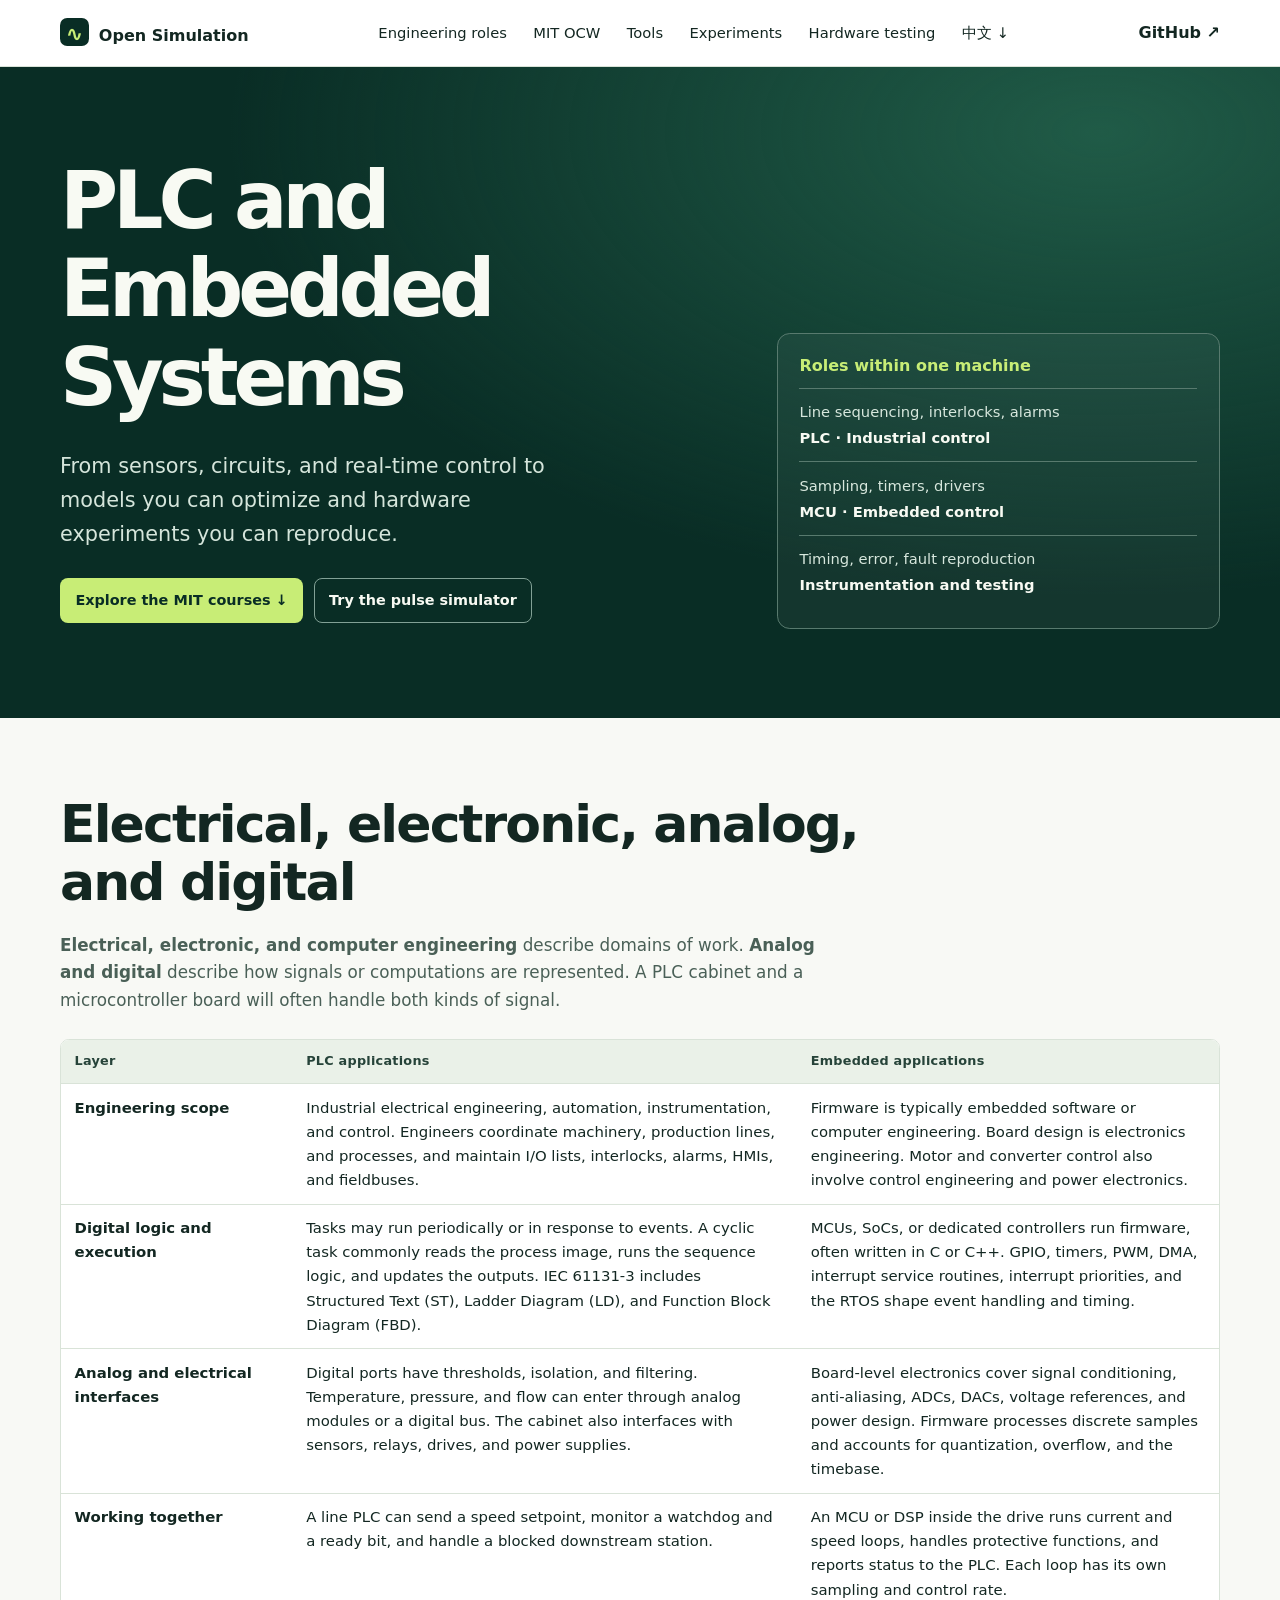
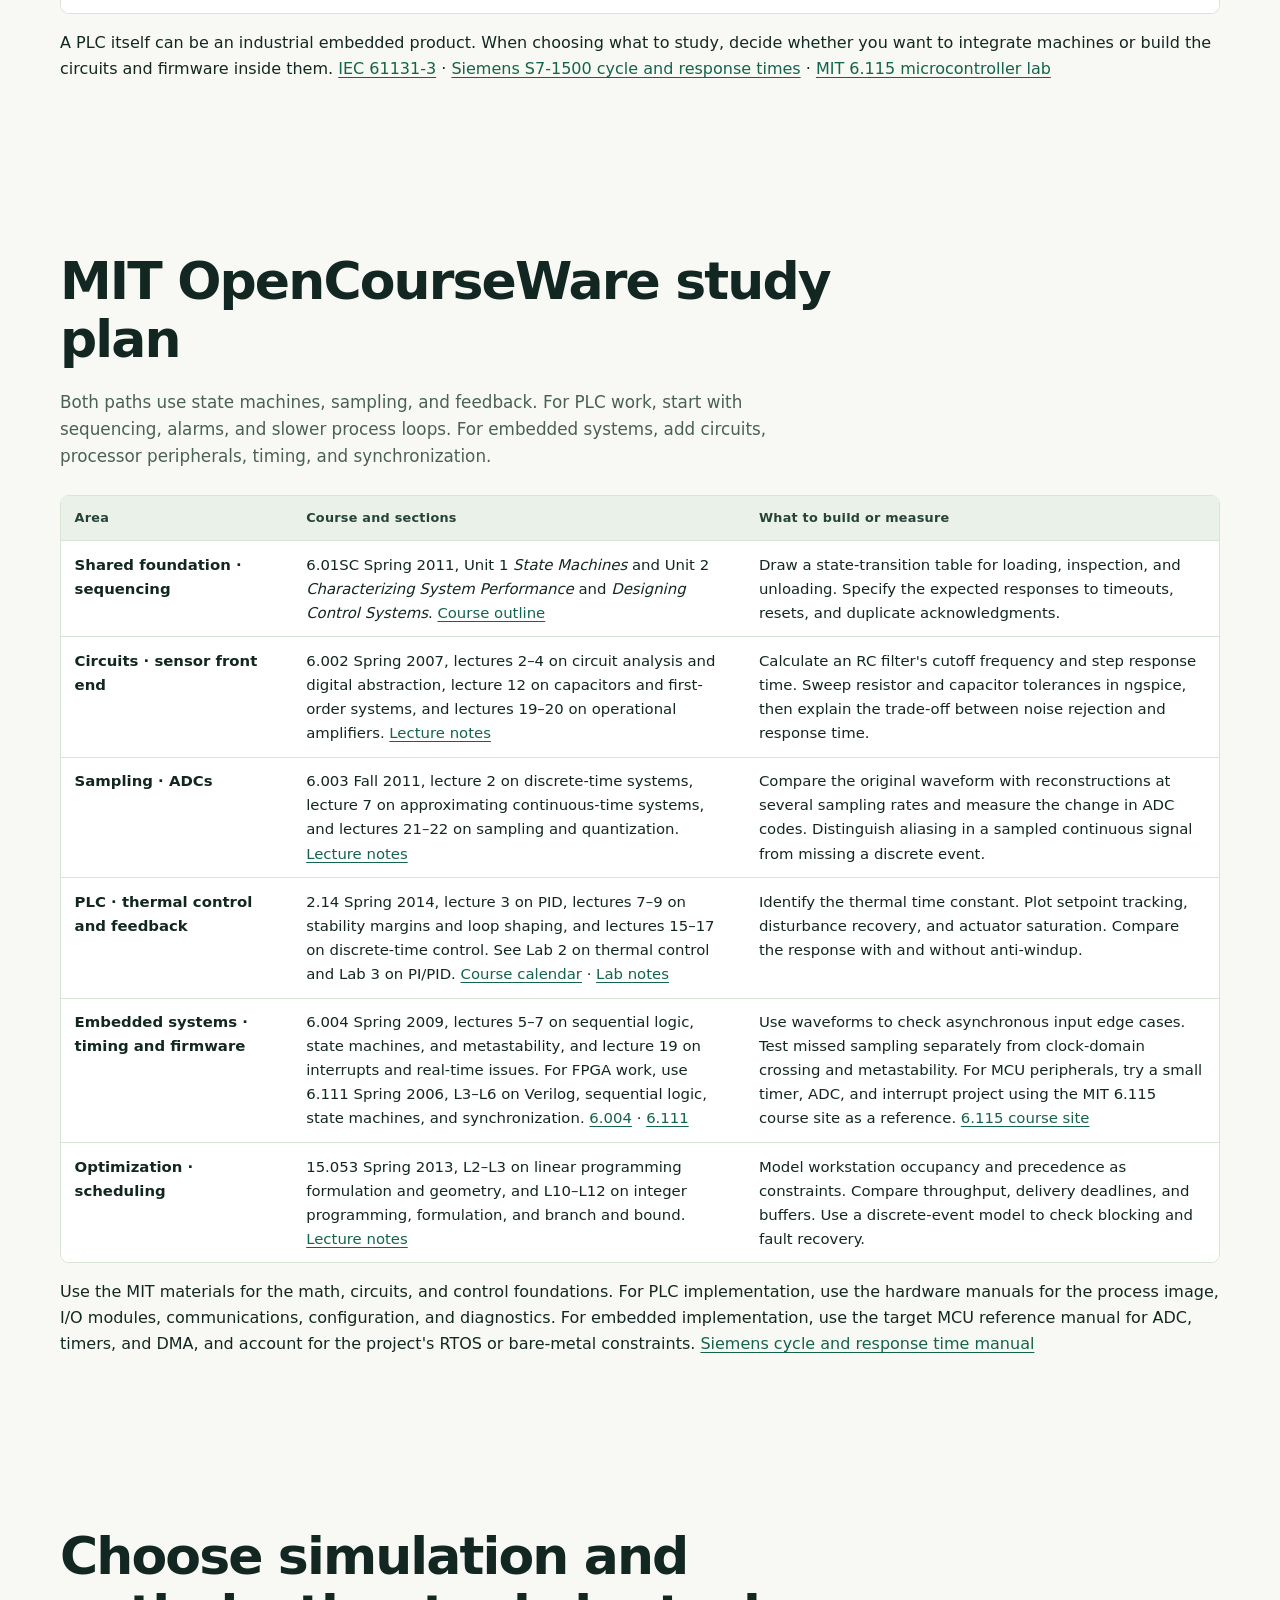
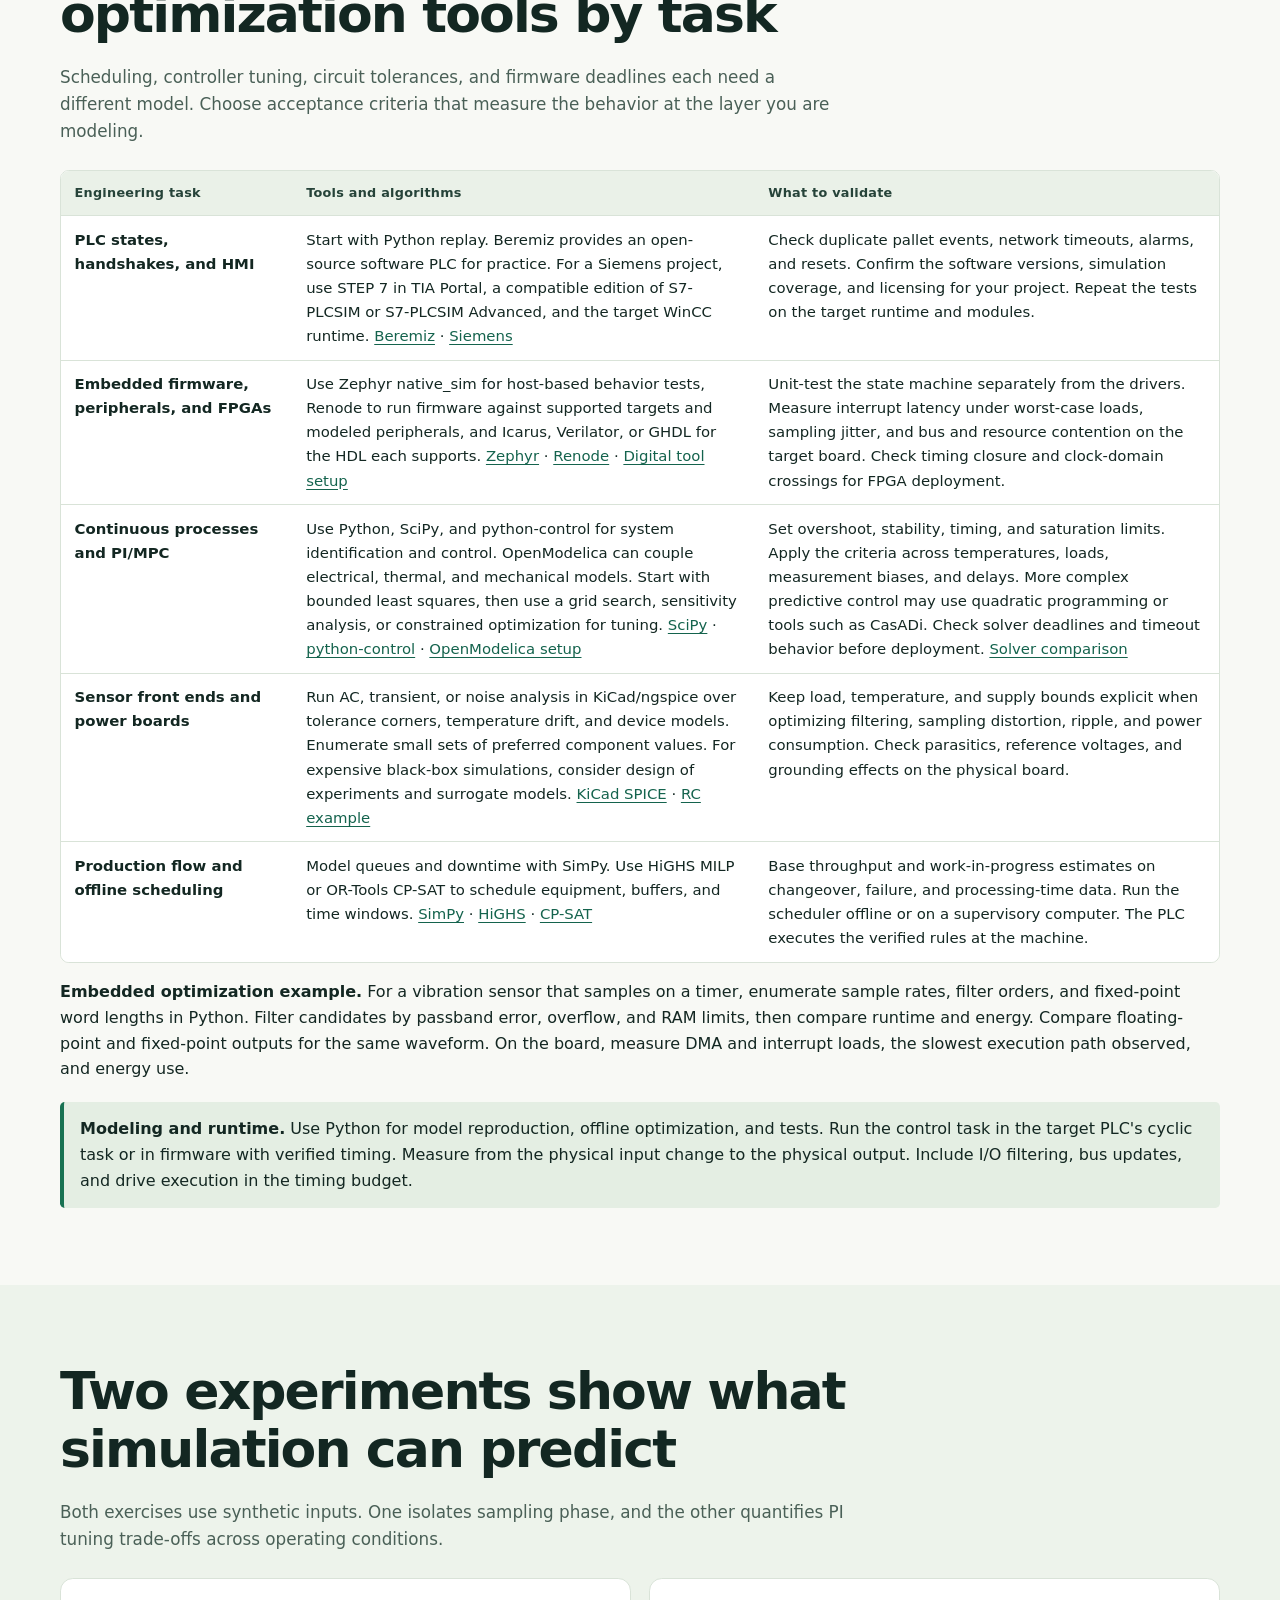
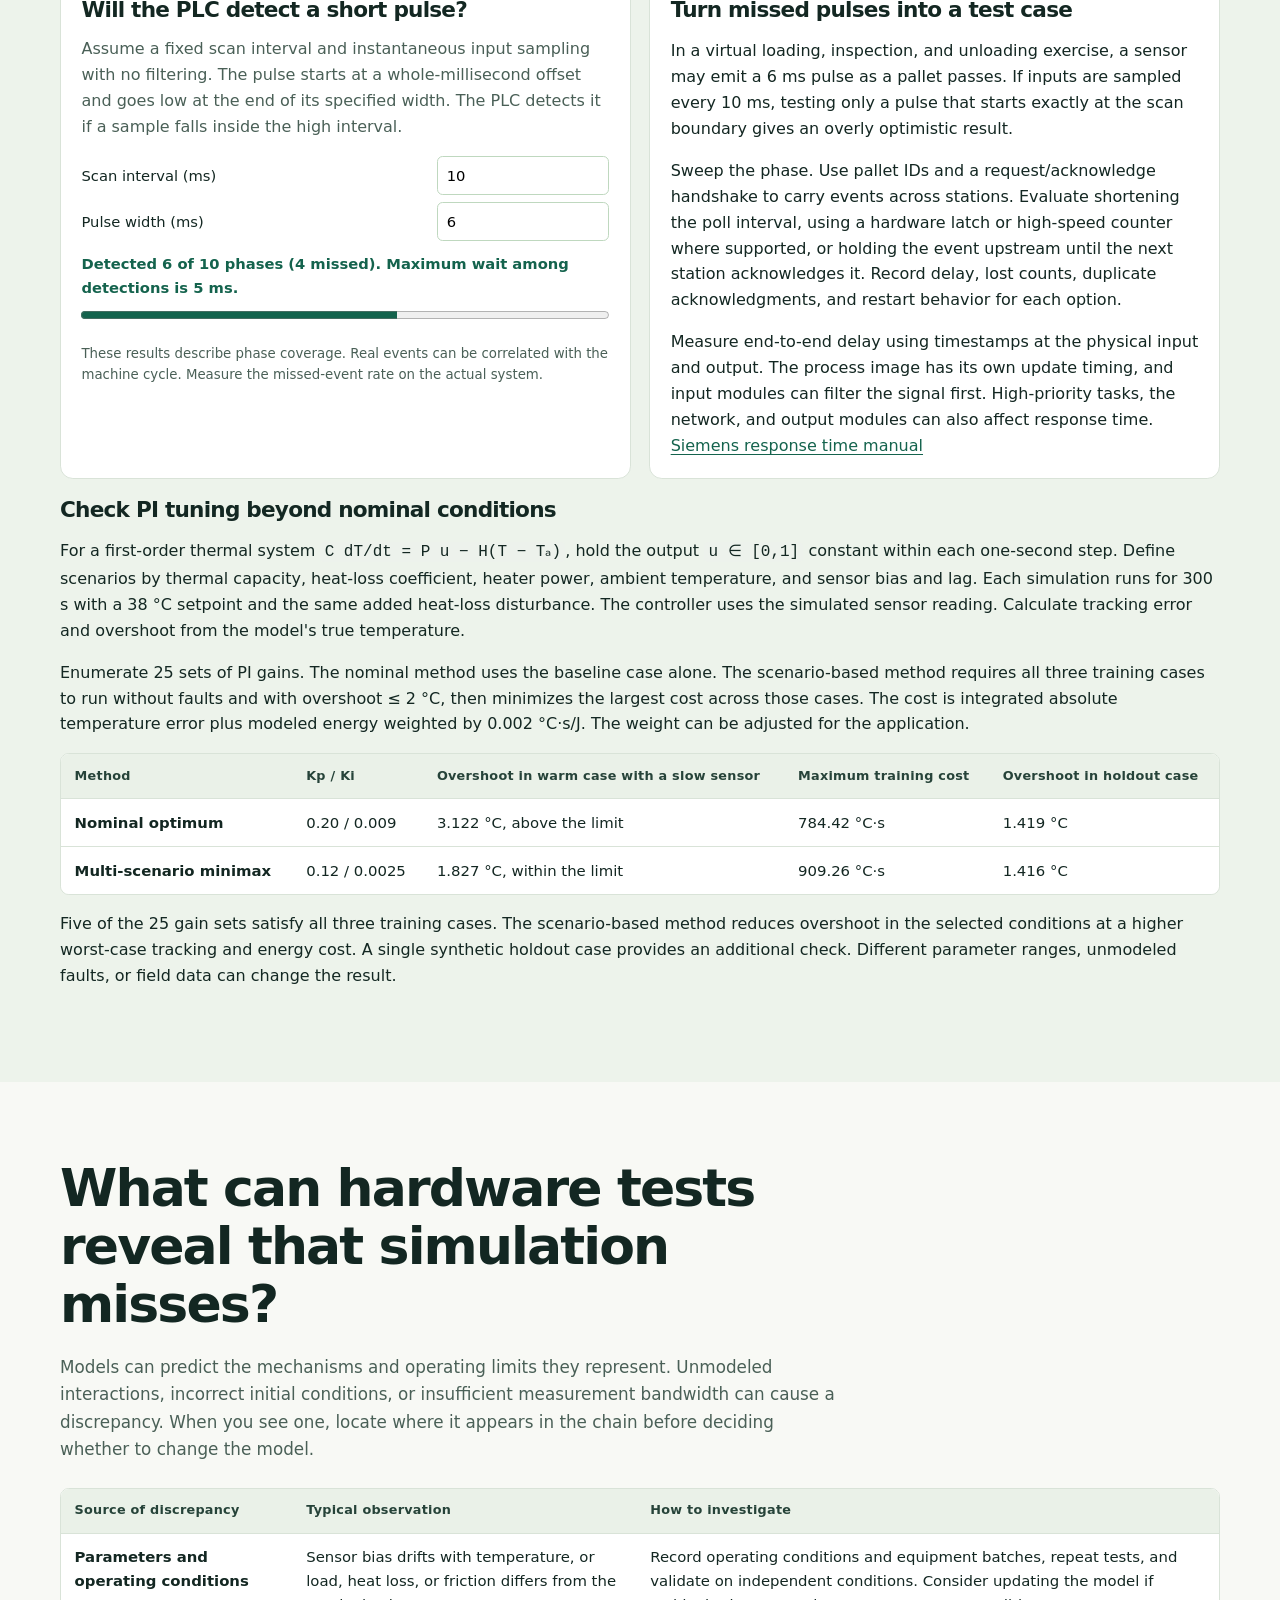
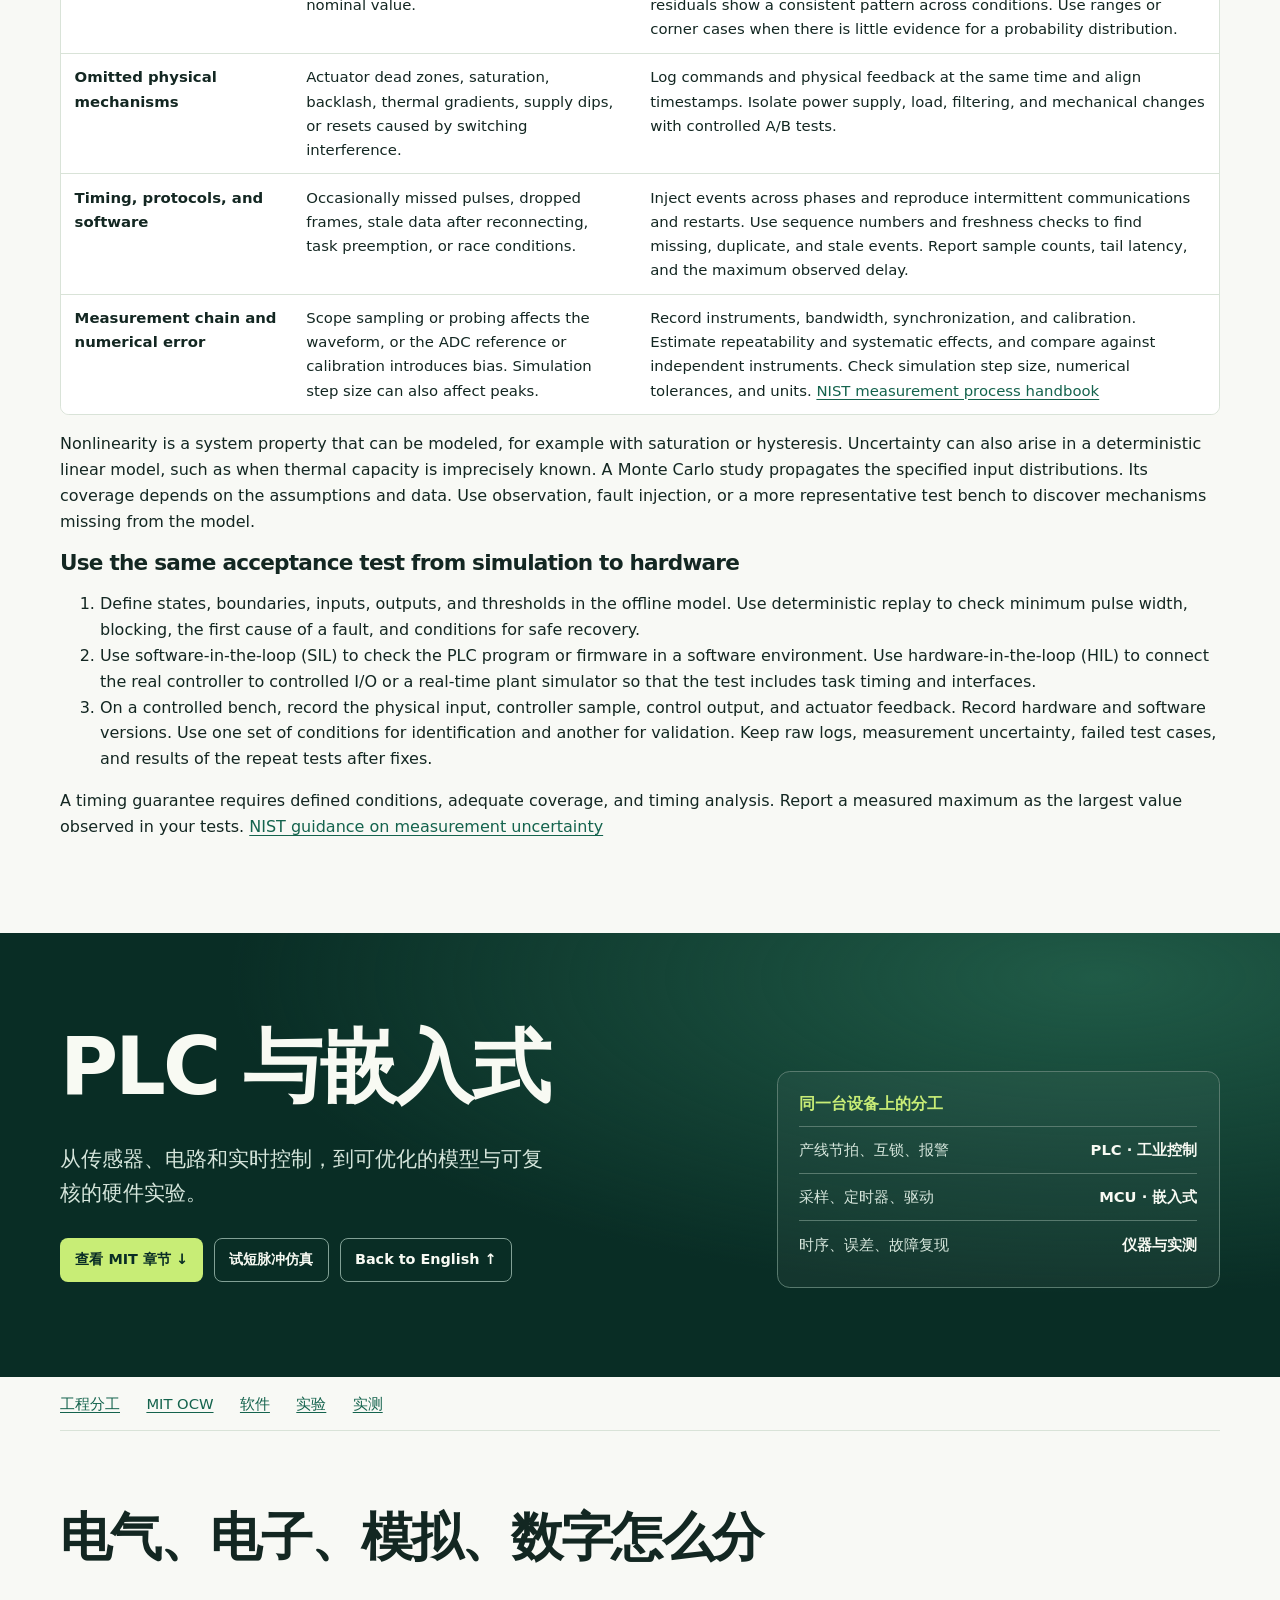
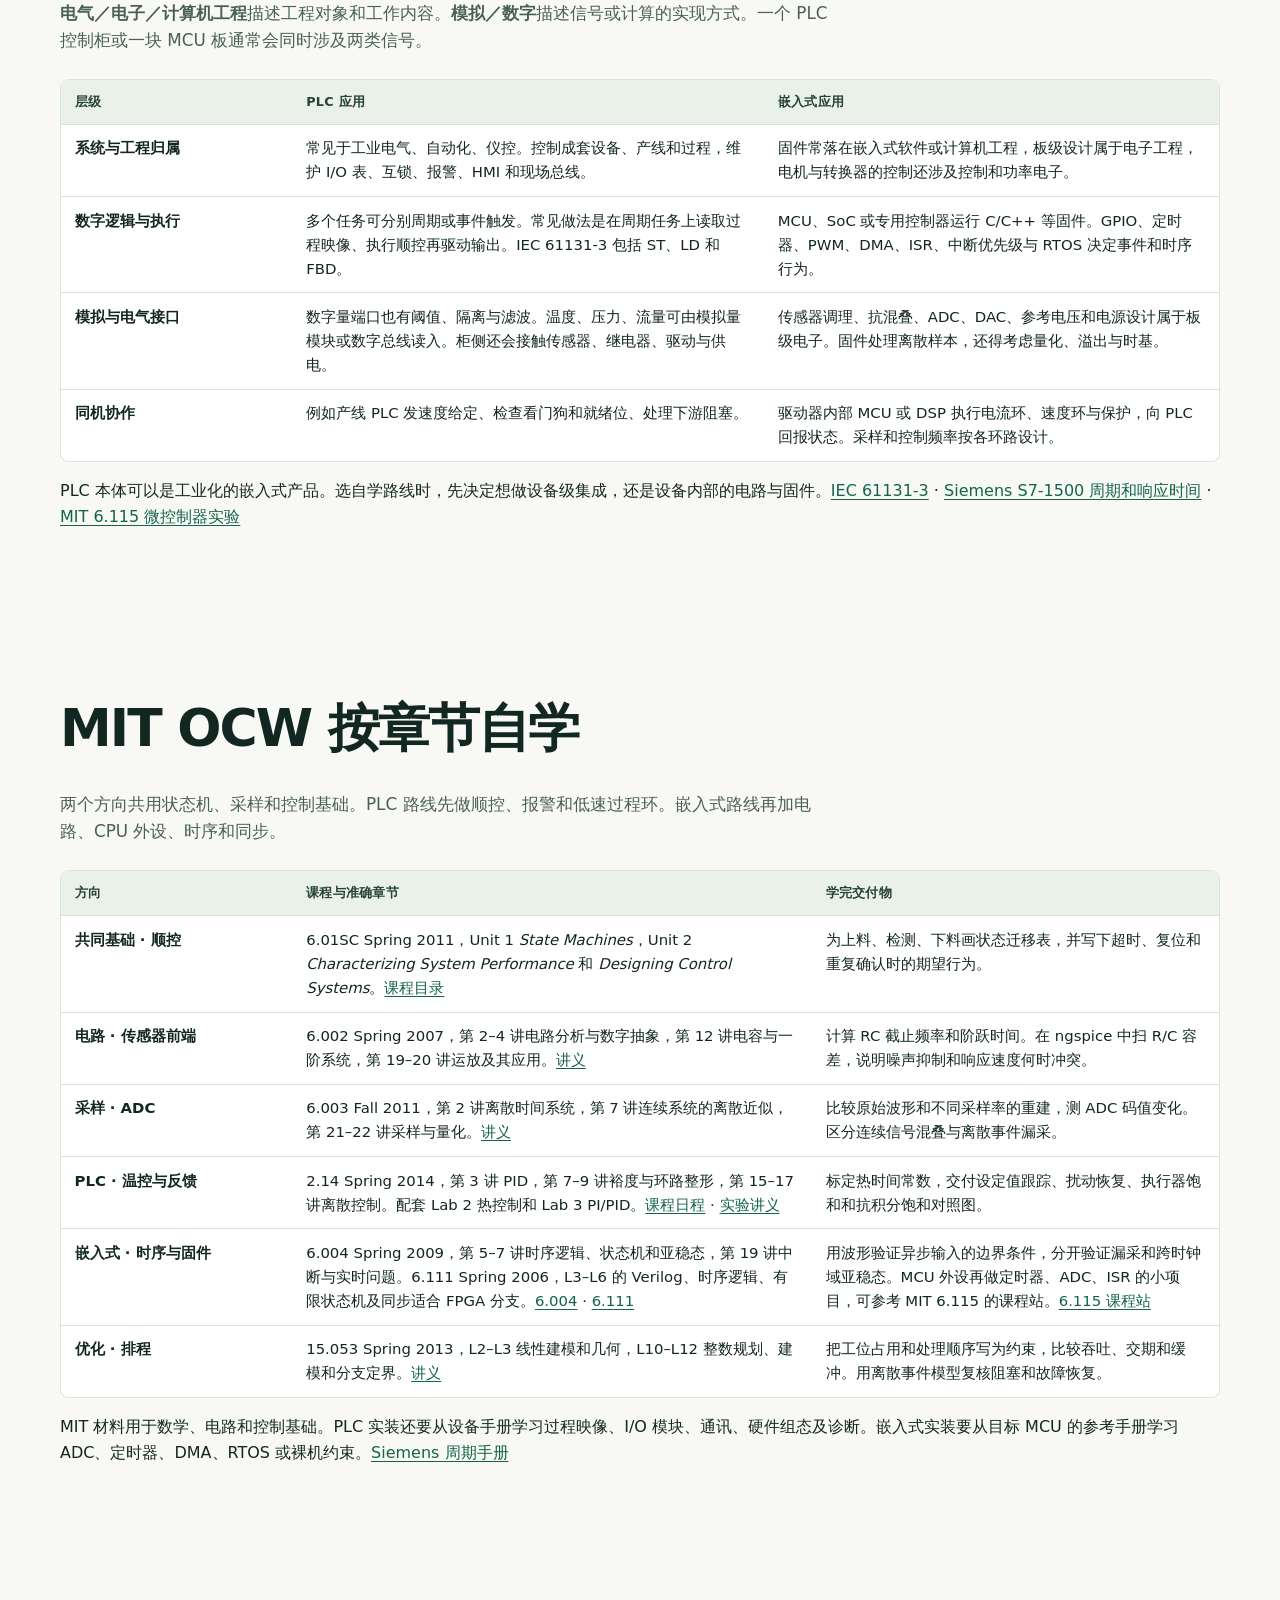
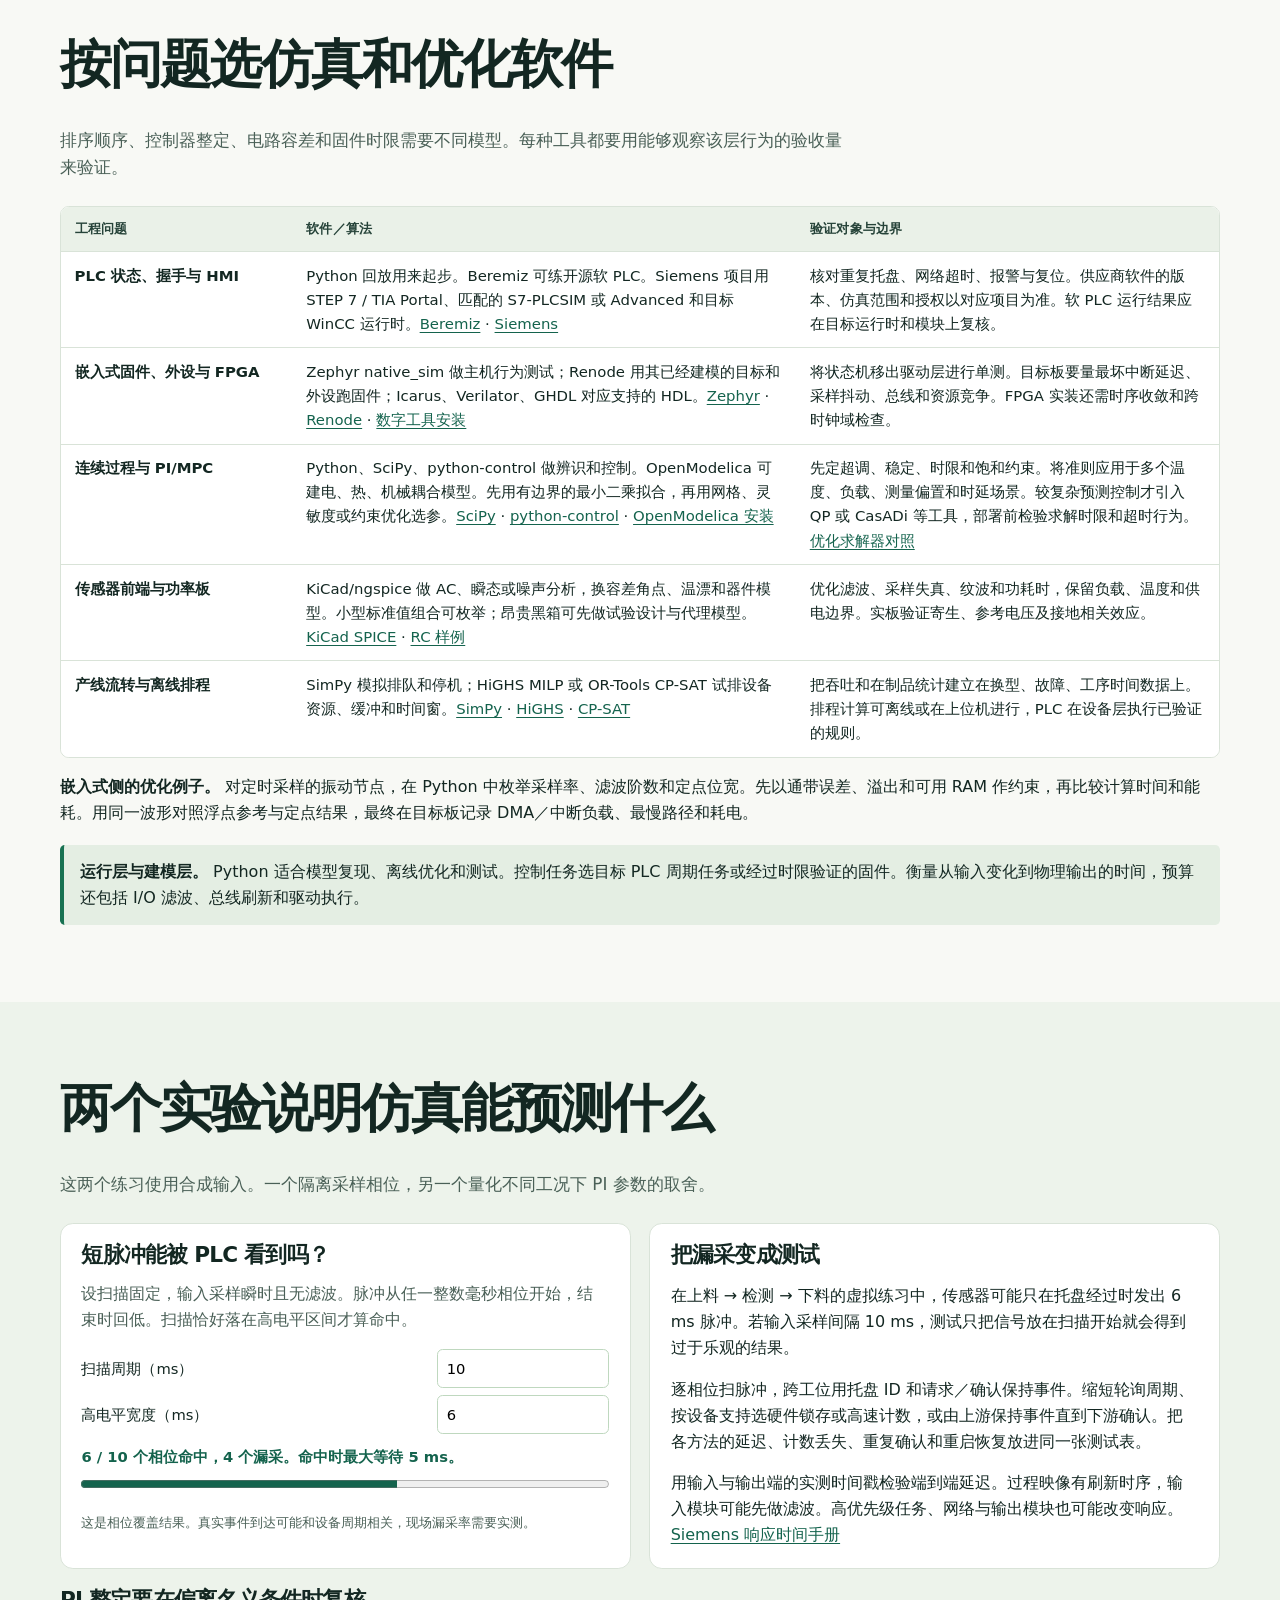
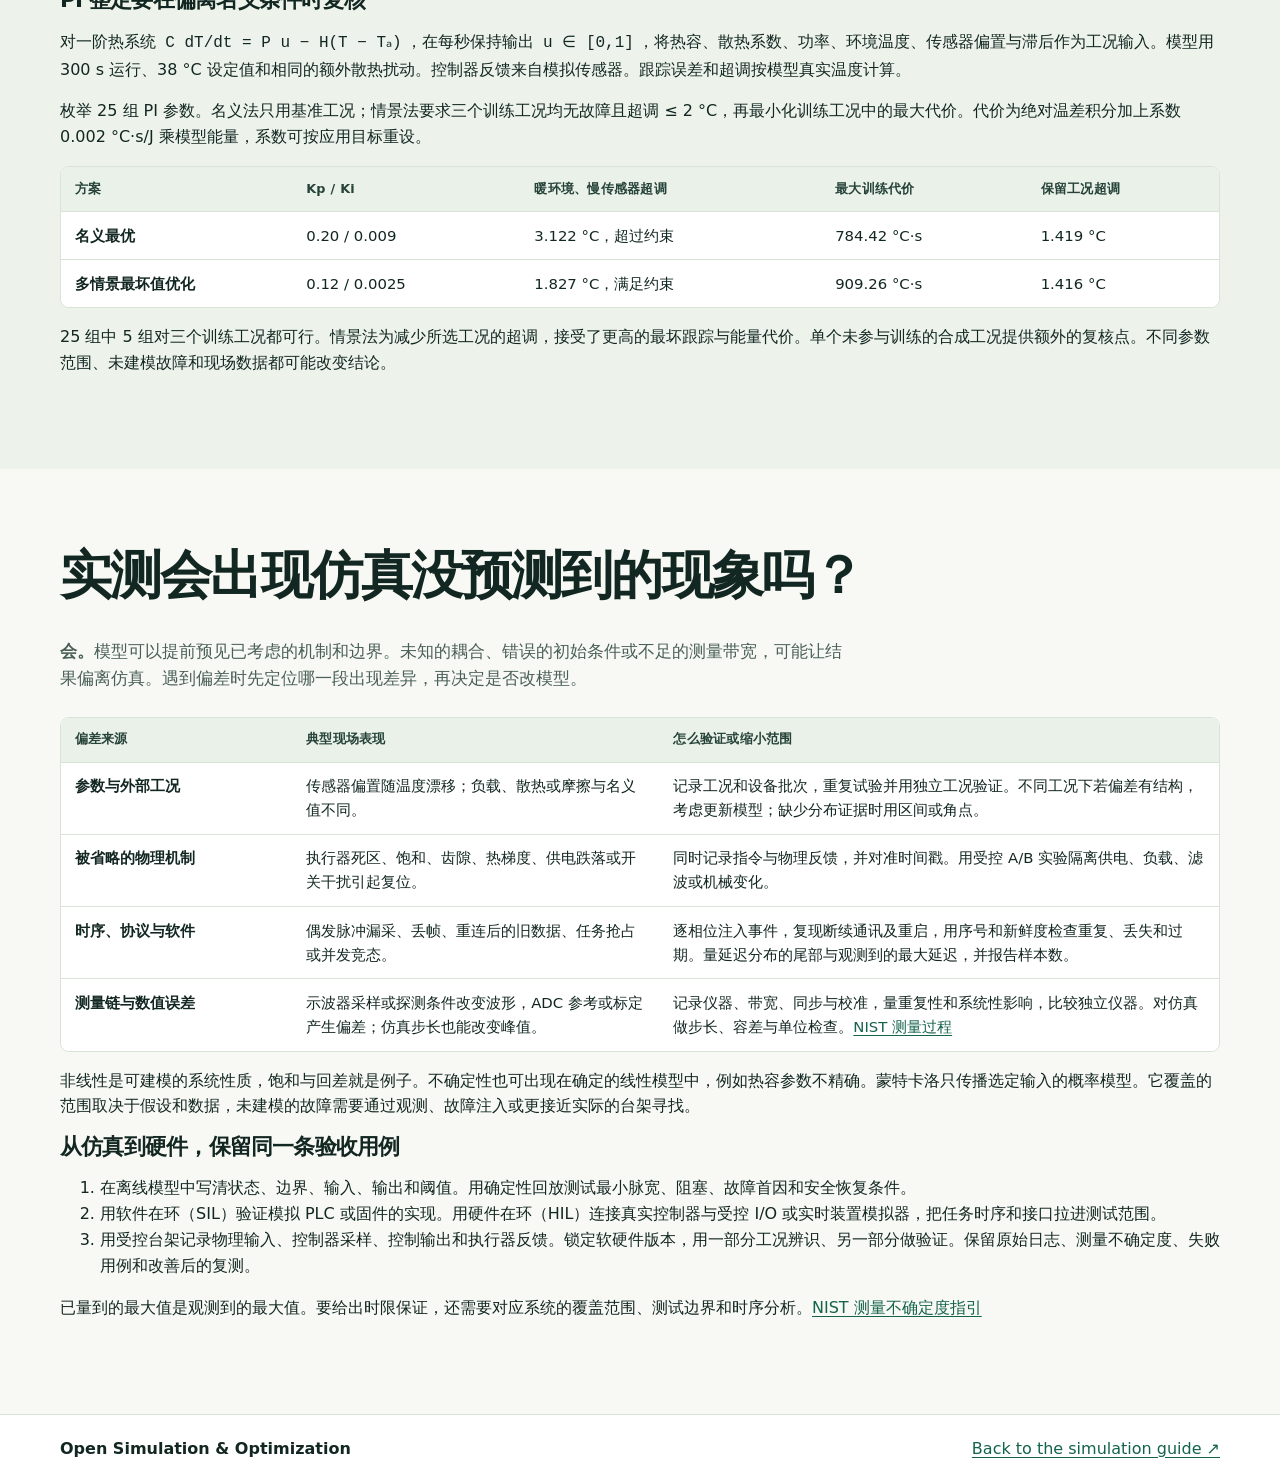
<file: docs/plc-embedded.html>
<!doctype html>
<html lang="en">
<head>
  <meta charset="utf-8">
  <meta name="viewport" content="width=device-width, initial-scale=1">
  <meta name="description" content="A bilingual English and Chinese guide to PLCs, embedded systems, MIT OpenCourseWare, simulation, optimization, and hardware validation.">
  <title>PLC and Embedded Systems | Open Simulation &amp; Optimization</title>
  <link rel="stylesheet" href="style.css">
  <script src="plc-timing.js" defer></script>
</head>
<body>
<a class="skip" href="#main">Skip to content</a>
<header class="top">
  <div class="wrap top-inner">
    <a class="brand" href="./"><span aria-hidden="true">∿</span> Open Simulation</a>
    <nav aria-label="Guide sections">
      <a href="#roles">Engineering roles</a><a href="#ocw">MIT OCW</a><a href="#tools">Tools</a><a href="#experiments">Experiments</a><a href="#validation">Hardware testing</a><a href="#zh" lang="zh-Hans">中文 ↓</a>
    </nav>
    <a class="repo" href="https://github.com/zmath01/optimization-simulation">GitHub ↗</a>
  </div>
</header>
<main id="main">
  <div class="hero" id="en">
    <div class="wrap hero-grid">
      <div>
        <h1>PLC and Embedded Systems</h1>
        <p class="lede">From sensors, circuits, and real-time control to models you can optimize and hardware experiments you can reproduce.</p>
        <a class="button primary" href="#ocw">Explore the MIT courses ↓</a>
        <a class="button secondary" href="#experiments">Try the pulse simulator</a>
      </div>
      <div class="hero-side" aria-label="Typical responsibilities">
        <p>Roles within one machine</p>
        <a href="#roles"><span>Line sequencing, interlocks, alarms</span><strong>PLC · Industrial control</strong></a>
        <a href="#roles"><span>Sampling, timers, drivers</span><strong>MCU · Embedded control</strong></a>
        <a href="#validation"><span>Timing, error, fault reproduction</span><strong>Instrumentation and testing</strong></a>
      </div>
    </div>
  </div>
  <section class="wrap section" id="roles">
    <div class="section-heading"><h2>Electrical, electronic, analog, and digital</h2><p><strong>Electrical, electronic, and computer engineering</strong> describe domains of work. <strong>Analog and digital</strong> describe how signals or computations are represented. A PLC cabinet and a microcontroller board will often handle both kinds of signal.</p></div>
    <div class="table-wrap" tabindex="0" role="region" aria-label="PLC and embedded systems responsibilities">
    <table><thead><tr><th scope="col">Layer</th><th scope="col">PLC applications</th><th scope="col">Embedded applications</th></tr></thead><tbody>
      <tr><th scope="row">Engineering scope</th><td>Industrial electrical engineering, automation, instrumentation, and control. Engineers coordinate machinery, production lines, and processes, and maintain I/O lists, interlocks, alarms, HMIs, and fieldbuses.</td><td>Firmware is typically embedded software or computer engineering. Board design is electronics engineering. Motor and converter control also involve control engineering and power electronics.</td></tr>
      <tr><th scope="row">Digital logic and execution</th><td>Tasks may run periodically or in response to events. A cyclic task commonly reads the process image, runs the sequence logic, and updates the outputs. IEC 61131-3 includes Structured Text (ST), Ladder Diagram (LD), and Function Block Diagram (FBD).</td><td>MCUs, SoCs, or dedicated controllers run firmware, often written in C or C++. GPIO, timers, PWM, DMA, interrupt service routines, interrupt priorities, and the RTOS shape event handling and timing.</td></tr>
      <tr><th scope="row">Analog and electrical interfaces</th><td>Digital ports have thresholds, isolation, and filtering. Temperature, pressure, and flow can enter through analog modules or a digital bus. The cabinet also interfaces with sensors, relays, drives, and power supplies.</td><td>Board-level electronics cover signal conditioning, anti-aliasing, ADCs, DACs, voltage references, and power design. Firmware processes discrete samples and accounts for quantization, overflow, and the timebase.</td></tr>
      <tr><th scope="row">Working together</th><td>A line PLC can send a speed setpoint, monitor a watchdog and a ready bit, and handle a blocked downstream station.</td><td>An MCU or DSP inside the drive runs current and speed loops, handles protective functions, and reports status to the PLC. Each loop has its own sampling and control rate.</td></tr>
    </tbody></table></div>
    <p>A PLC itself can be an industrial embedded product. When choosing what to study, decide whether you want to integrate machines or build the circuits and firmware inside them. <a href="https://webstore.iec.ch/en/publication/68533">IEC 61131-3</a> · <a href="https://support.industry.siemens.com/cs/attachments/59193558/s71500_cycle_and_reaction_times_function_manual_en-US_en-US.pdf">Siemens S7-1500 cycle and response times</a> · <a href="https://web.mit.edu/course/6/6.115/www/page/course-objectives.html">MIT 6.115 microcontroller lab</a></p>
  </section>

  <section class="wrap section" id="ocw">
    <div class="section-heading"><h2>MIT OpenCourseWare study plan</h2><p>Both paths use state machines, sampling, and feedback. For PLC work, start with sequencing, alarms, and slower process loops. For embedded systems, add circuits, processor peripherals, timing, and synchronization.</p></div>
    <div class="table-wrap" tabindex="0" role="region" aria-label="MIT OpenCourseWare topics and exercises">
    <table><thead><tr><th scope="col">Area</th><th scope="col">Course and sections</th><th scope="col">What to build or measure</th></tr></thead><tbody>
      <tr><th scope="row">Shared foundation · sequencing</th><td>6.01SC Spring 2011, Unit 1 <em>State Machines</em> and Unit 2 <em>Characterizing System Performance</em> and <em>Designing Control Systems</em>. <a href="https://ocw.mit.edu/courses/6-01sc-introduction-to-electrical-engineering-and-computer-science-i-spring-2011/">Course outline</a></td><td>Draw a state-transition table for loading, inspection, and unloading. Specify the expected responses to timeouts, resets, and duplicate acknowledgments.</td></tr>
      <tr><th scope="row">Circuits · sensor front end</th><td>6.002 Spring 2007, lectures 2–4 on circuit analysis and digital abstraction, lecture 12 on capacitors and first-order systems, and lectures 19–20 on operational amplifiers. <a href="https://ocw.mit.edu/courses/6-002-circuits-and-electronics-spring-2007/pages/lecture-notes/">Lecture notes</a></td><td>Calculate an RC filter's cutoff frequency and step response time. Sweep resistor and capacitor tolerances in ngspice, then explain the trade-off between noise rejection and response time.</td></tr>
      <tr><th scope="row">Sampling · ADCs</th><td>6.003 Fall 2011, lecture 2 on discrete-time systems, lecture 7 on approximating continuous-time systems, and lectures 21–22 on sampling and quantization. <a href="https://ocw.mit.edu/courses/6-003-signals-and-systems-fall-2011/pages/lecture-notes/">Lecture notes</a></td><td>Compare the original waveform with reconstructions at several sampling rates and measure the change in ADC codes. Distinguish aliasing in a sampled continuous signal from missing a discrete event.</td></tr>
      <tr><th scope="row">PLC · thermal control and feedback</th><td>2.14 Spring 2014, lecture 3 on PID, lectures 7–9 on stability margins and loop shaping, and lectures 15–17 on discrete-time control. See Lab 2 on thermal control and Lab 3 on PI/PID. <a href="https://ocw.mit.edu/courses/2-14-analysis-and-design-of-feedback-control-systems-spring-2014/pages/calendar/">Course calendar</a> · <a href="https://ocw.mit.edu/courses/2-14-analysis-and-design-of-feedback-control-systems-spring-2014/pages/labs/">Lab notes</a></td><td>Identify the thermal time constant. Plot setpoint tracking, disturbance recovery, and actuator saturation. Compare the response with and without anti-windup.</td></tr>
      <tr><th scope="row">Embedded systems · timing and firmware</th><td>6.004 Spring 2009, lectures 5–7 on sequential logic, state machines, and metastability, and lecture 19 on interrupts and real-time issues. For FPGA work, use 6.111 Spring 2006, L3–L6 on Verilog, sequential logic, state machines, and synchronization. <a href="https://ocw.mit.edu/courses/6-004-computation-structures-spring-2009/pages/lecture-notes/">6.004</a> · <a href="https://ocw.mit.edu/courses/6-111-introductory-digital-systems-laboratory-spring-2006/pages/lecture-notes/">6.111</a></td><td>Use waveforms to check asynchronous input edge cases. Test missed sampling separately from clock-domain crossing and metastability. For MCU peripherals, try a small timer, ADC, and interrupt project using the MIT 6.115 course site as a reference. <a href="https://web.mit.edu/course/6/6.115/www/page/course-objectives.html">6.115 course site</a></td></tr>
      <tr><th scope="row">Optimization · scheduling</th><td>15.053 Spring 2013, L2–L3 on linear programming formulation and geometry, and L10–L12 on integer programming, formulation, and branch and bound. <a href="https://ocw.mit.edu/courses/15-053-optimization-methods-in-management-science-spring-2013/pages/lecture-notes/">Lecture notes</a></td><td>Model workstation occupancy and precedence as constraints. Compare throughput, delivery deadlines, and buffers. Use a discrete-event model to check blocking and fault recovery.</td></tr>
    </tbody></table></div>
    <p>Use the MIT materials for the math, circuits, and control foundations. For PLC implementation, use the hardware manuals for the process image, I/O modules, communications, configuration, and diagnostics. For embedded implementation, use the target MCU reference manual for ADC, timers, and DMA, and account for the project's RTOS or bare-metal constraints. <a href="https://support.industry.siemens.com/cs/attachments/59193558/s71500_cycle_and_reaction_times_function_manual_en-US_en-US.pdf">Siemens cycle and response time manual</a></p>
  </section>

  <section class="wrap section" id="tools">
    <div class="section-heading"><h2>Choose simulation and optimization tools by task</h2><p>Scheduling, controller tuning, circuit tolerances, and firmware deadlines each need a different model. Choose acceptance criteria that measure the behavior at the layer you are modeling.</p></div>
    <div class="table-wrap" tabindex="0" role="region" aria-label="Simulation tools, algorithms, and validation">
    <table><thead><tr><th scope="col">Engineering task</th><th scope="col">Tools and algorithms</th><th scope="col">What to validate</th></tr></thead><tbody>
      <tr><th scope="row">PLC states, handshakes, and HMI</th><td>Start with Python replay. Beremiz provides an open-source software PLC for practice. For a Siemens project, use STEP 7 in TIA Portal, a compatible edition of S7-PLCSIM or S7-PLCSIM Advanced, and the target WinCC runtime. <a href="https://beremiz.readthedocs.io/en/stable/overview.html">Beremiz</a> · <a href="https://sieportal.siemens.com/en-us/products-services/10317038">Siemens</a></td><td>Check duplicate pallet events, network timeouts, alarms, and resets. Confirm the software versions, simulation coverage, and licensing for your project. Repeat the tests on the target runtime and modules.</td></tr>
      <tr><th scope="row">Embedded firmware, peripherals, and FPGAs</th><td>Use Zephyr native_sim for host-based behavior tests, Renode to run firmware against supported targets and modeled peripherals, and Icarus, Verilator, or GHDL for the HDL each supports. <a href="https://docs.zephyrproject.org/latest/boards/native/native_sim/doc/index.html">Zephyr</a> · <a href="https://renode.readthedocs.io/en/latest/introduction/supported-boards.html">Renode</a> · <a href="./#electronics">Digital tool setup</a></td><td>Unit-test the state machine separately from the drivers. Measure interrupt latency under worst-case loads, sampling jitter, and bus and resource contention on the target board. Check timing closure and clock-domain crossings for FPGA deployment.</td></tr>
      <tr><th scope="row">Continuous processes and PI/MPC</th><td>Use Python, SciPy, and python-control for system identification and control. OpenModelica can couple electrical, thermal, and mechanical models. Start with bounded least squares, then use a grid search, sensitivity analysis, or constrained optimization for tuning. <a href="https://docs.scipy.org/doc/scipy/reference/generated/scipy.optimize.least_squares.html">SciPy</a> · <a href="https://python-control.readthedocs.io/en/latest/">python-control</a> · <a href="./#numerics">OpenModelica setup</a></td><td>Set overshoot, stability, timing, and saturation limits. Apply the criteria across temperatures, loads, measurement biases, and delays. More complex predictive control may use quadratic programming or tools such as CasADi. Check solver deadlines and timeout behavior before deployment. <a href="./#solvers">Solver comparison</a></td></tr>
      <tr><th scope="row">Sensor front ends and power boards</th><td>Run AC, transient, or noise analysis in KiCad/ngspice over tolerance corners, temperature drift, and device models. Enumerate small sets of preferred component values. For expensive black-box simulations, consider design of experiments and surrogate models. <a href="https://www.kicad.org/discover/spice/">KiCad SPICE</a> · <a href="./#examples">RC example</a></td><td>Keep load, temperature, and supply bounds explicit when optimizing filtering, sampling distortion, ripple, and power consumption. Check parasitics, reference voltages, and grounding effects on the physical board.</td></tr>
      <tr><th scope="row">Production flow and offline scheduling</th><td>Model queues and downtime with SimPy. Use HiGHS MILP or OR-Tools CP-SAT to schedule equipment, buffers, and time windows. <a href="https://simpy.readthedocs.io/en/latest/">SimPy</a> · <a href="https://highs.dev/">HiGHS</a> · <a href="https://developers.google.com/optimization/cp/cp_solver">CP-SAT</a></td><td>Base throughput and work-in-progress estimates on changeover, failure, and processing-time data. Run the scheduler offline or on a supervisory computer. The PLC executes the verified rules at the machine.</td></tr>
    </tbody></table></div>
    <p><strong>Embedded optimization example.</strong> For a vibration sensor that samples on a timer, enumerate sample rates, filter orders, and fixed-point word lengths in Python. Filter candidates by passband error, overflow, and RAM limits, then compare runtime and energy. Compare floating-point and fixed-point outputs for the same waveform. On the board, measure DMA and interrupt loads, the slowest execution path observed, and energy use.</p>
    <div class="note"><strong>Modeling and runtime.</strong> Use Python for model reproduction, offline optimization, and tests. Run the control task in the target PLC's cyclic task or in firmware with verified timing. Measure from the physical input change to the physical output. Include I/O filtering, bus updates, and drive execution in the timing budget.</div>
  </section>

  <section class="performance" id="experiments">
    <div class="wrap section">
      <div class="section-heading"><h2>Two experiments show what simulation can predict</h2><p>Both exercises use synthetic inputs. One isolates sampling phase, and the other quantifies PI tuning trade-offs across operating conditions.</p></div>
      <div class="two">
        <article class="chart" data-pulse-calculator>
          <h3>Will the PLC detect a short pulse?</h3>
          <p>Assume a fixed scan interval and instantaneous input sampling with no filtering. The pulse starts at a whole-millisecond offset and goes low at the end of its specified width. The PLC detects it if a sample falls inside the high interval.</p>
          <div class="calc-inputs" id="pulse-inputs">
            <label for="scan-ms">Scan interval (ms)</label><input type="number" id="scan-ms" name="scan" min="1" max="1000" step="1" value="10" required>
            <label for="pulse-ms">Pulse width (ms)</label><input type="number" id="pulse-ms" name="pulse" min="1" max="1000" step="1" value="6" required>
            <output id="pulse-result" for="scan-ms pulse-ms" aria-live="polite">Detected 6 of 10 phases (4 missed). Maximum wait among detections is 5 ms.</output>
          </div>
          <progress id="pulse-hit-rate" aria-label="Fraction of whole-millisecond phases detected" value="6" max="10">6 / 10</progress>
          <p><small>These results describe phase coverage. Real events can be correlated with the machine cycle. Measure the missed-event rate on the actual system.</small></p>
        </article>
        <article class="bench-notes">
          <h3>Turn missed pulses into a test case</h3>
          <p>In a virtual loading, inspection, and unloading exercise, a sensor may emit a 6 ms pulse as a pallet passes. If inputs are sampled every 10 ms, testing only a pulse that starts exactly at the scan boundary gives an overly optimistic result.</p>
          <p>Sweep the phase. Use pallet IDs and a request/acknowledge handshake to carry events across stations. Evaluate shortening the poll interval, using a hardware latch or high-speed counter where supported, or holding the event upstream until the next station acknowledges it. Record delay, lost counts, duplicate acknowledgments, and restart behavior for each option.</p>
          <p>Measure end-to-end delay using timestamps at the physical input and output. The process image has its own update timing, and input modules can filter the signal first. High-priority tasks, the network, and output modules can also affect response time. <a href="https://support.industry.siemens.com/cs/attachments/59193558/s71500_cycle_and_reaction_times_function_manual_en-US_en-US.pdf">Siemens response time manual</a></p>
        </article>
      </div>
      <h3>Check PI tuning beyond nominal conditions</h3>
      <p>For a first-order thermal system <code>C dT/dt = P u − H(T − Tₐ)</code>, hold the output <code>u ∈ [0,1]</code> constant within each one-second step. Define scenarios by thermal capacity, heat-loss coefficient, heater power, ambient temperature, and sensor bias and lag. Each simulation runs for 300 s with a 38 °C setpoint and the same added heat-loss disturbance. The controller uses the simulated sensor reading. Calculate tracking error and overshoot from the model's true temperature.</p>
      <p>Enumerate 25 sets of PI gains. The nominal method uses the baseline case alone. The scenario-based method requires all three training cases to run without faults and with overshoot ≤ 2 °C, then minimizes the largest cost across those cases. The cost is integrated absolute temperature error plus modeled energy weighted by 0.002 °C·s/J. The weight can be adjusted for the application.</p>
      <div class="table-wrap" tabindex="0" role="region" aria-label="Synthetic thermal control optimization results">
      <table><thead><tr><th scope="col">Method</th><th scope="col">Kp / Ki</th><th scope="col">Overshoot in warm case with a slow sensor</th><th scope="col">Maximum training cost</th><th scope="col">Overshoot in holdout case</th></tr></thead><tbody>
        <tr><th scope="row">Nominal optimum</th><td>0.20 / 0.009</td><td>3.122 °C, above the limit</td><td>784.42 °C·s</td><td>1.419 °C</td></tr>
        <tr><th scope="row">Multi-scenario minimax</th><td>0.12 / 0.0025</td><td>1.827 °C, within the limit</td><td>909.26 °C·s</td><td>1.416 °C</td></tr>
      </tbody></table></div>
      <p>Five of the 25 gain sets satisfy all three training cases. The scenario-based method reduces overshoot in the selected conditions at a higher worst-case tracking and energy cost. A single synthetic holdout case provides an additional check. Different parameter ranges, unmodeled faults, or field data can change the result.</p>
    </div>
  </section>

  <section class="wrap section" id="validation">
    <div class="section-heading"><h2>What can hardware tests reveal that simulation misses?</h2><p>Models can predict the mechanisms and operating limits they represent. Unmodeled interactions, incorrect initial conditions, or insufficient measurement bandwidth can cause a discrepancy. When you see one, locate where it appears in the chain before deciding whether to change the model.</p></div>
    <div class="table-wrap" tabindex="0" role="region" aria-label="Sources of field discrepancies and how to test them">
    <table><thead><tr><th scope="col">Source of discrepancy</th><th scope="col">Typical observation</th><th scope="col">How to investigate</th></tr></thead><tbody>
      <tr><th scope="row">Parameters and operating conditions</th><td>Sensor bias drifts with temperature, or load, heat loss, or friction differs from the nominal value.</td><td>Record operating conditions and equipment batches, repeat tests, and validate on independent conditions. Consider updating the model if residuals show a consistent pattern across conditions. Use ranges or corner cases when there is little evidence for a probability distribution.</td></tr>
      <tr><th scope="row">Omitted physical mechanisms</th><td>Actuator dead zones, saturation, backlash, thermal gradients, supply dips, or resets caused by switching interference.</td><td>Log commands and physical feedback at the same time and align timestamps. Isolate power supply, load, filtering, and mechanical changes with controlled A/B tests.</td></tr>
      <tr><th scope="row">Timing, protocols, and software</th><td>Occasionally missed pulses, dropped frames, stale data after reconnecting, task preemption, or race conditions.</td><td>Inject events across phases and reproduce intermittent communications and restarts. Use sequence numbers and freshness checks to find missing, duplicate, and stale events. Report sample counts, tail latency, and the maximum observed delay.</td></tr>
      <tr><th scope="row">Measurement chain and numerical error</th><td>Scope sampling or probing affects the waveform, or the ADC reference or calibration introduces bias. Simulation step size can also affect peaks.</td><td>Record instruments, bandwidth, synchronization, and calibration. Estimate repeatability and systematic effects, and compare against independent instruments. Check simulation step size, numerical tolerances, and units. <a href="https://www.nist.gov/publications/nistsematech-engineering-statistics-handbook-chapter-2-measurement-process">NIST measurement process handbook</a></td></tr>
    </tbody></table></div>
    <p>Nonlinearity is a system property that can be modeled, for example with saturation or hysteresis. Uncertainty can also arise in a deterministic linear model, such as when thermal capacity is imprecisely known. A Monte Carlo study propagates the specified input distributions. Its coverage depends on the assumptions and data. Use observation, fault injection, or a more representative test bench to discover mechanisms missing from the model.</p>
    <h3>Use the same acceptance test from simulation to hardware</h3>
    <ol>
      <li>Define states, boundaries, inputs, outputs, and thresholds in the offline model. Use deterministic replay to check minimum pulse width, blocking, the first cause of a fault, and conditions for safe recovery.</li>
      <li>Use software-in-the-loop (SIL) to check the PLC program or firmware in a software environment. Use hardware-in-the-loop (HIL) to connect the real controller to controlled I/O or a real-time plant simulator so that the test includes task timing and interfaces.</li>
      <li>On a controlled bench, record the physical input, controller sample, control output, and actuator feedback. Record hardware and software versions. Use one set of conditions for identification and another for validation. Keep raw logs, measurement uncertainty, failed test cases, and results of the repeat tests after fixes.</li>
    </ol>
    <p>A timing guarantee requires defined conditions, adequate coverage, and timing analysis. Report a measured maximum as the largest value observed in your tests. <a href="https://www.nist.gov/pml/nist-technical-note-1297">NIST guidance on measurement uncertainty</a></p>
  </section>

  <article class="plc-translation" id="zh" lang="zh-Hans" aria-labelledby="zh-title">
    <div class="hero">
      <div class="wrap hero-grid">
        <div>
          <h2 id="zh-title" class="translation-title">PLC 与嵌入式</h2>
          <p class="lede">从传感器、电路和实时控制，到可优化的模型与可复核的硬件实验。</p>
          <a class="button primary" href="#zh-ocw">查看 MIT 章节 ↓</a>
          <a class="button secondary" href="#zh-experiments">试短脉冲仿真</a>
          <a class="button secondary" href="#en" lang="en">Back to English ↑</a>
        </div>
        <div class="hero-side" aria-label="典型系统分工">
          <p>同一台设备上的分工</p>
          <a href="#zh-roles"><span>产线节拍、互锁、报警</span><strong>PLC · 工业控制</strong></a>
          <a href="#zh-roles"><span>采样、定时器、驱动</span><strong>MCU · 嵌入式</strong></a>
          <a href="#zh-validation"><span>时序、误差、故障复现</span><strong>仪器与实测</strong></a>
        </div>
      </div>
    </div>
      <nav class="wrap translation-nav" aria-label="中文目录">
        <a href="#zh-roles">工程分工</a><a href="#zh-ocw">MIT OCW</a><a href="#zh-tools">软件</a><a href="#zh-experiments">实验</a><a href="#zh-validation">实测</a>
      </nav>
    <section class="wrap section" id="zh-roles">
      <div class="section-heading"><h3>电气、电子、模拟、数字怎么分</h3><p><strong>电气／电子／计算机工程</strong>描述工程对象和工作内容。<strong>模拟／数字</strong>描述信号或计算的实现方式。一个 PLC 控制柜或一块 MCU 板通常会同时涉及两类信号。</p></div>
      <div class="table-wrap" tabindex="0" role="region" aria-label="PLC 与嵌入式分工">
      <table><thead><tr><th scope="col">层级</th><th scope="col">PLC 应用</th><th scope="col">嵌入式应用</th></tr></thead><tbody>
        <tr><th scope="row">系统与工程归属</th><td>常见于工业电气、自动化、仪控。控制成套设备、产线和过程，维护 I/O 表、互锁、报警、HMI 和现场总线。</td><td>固件常落在嵌入式软件或计算机工程，板级设计属于电子工程，电机与转换器的控制还涉及控制和功率电子。</td></tr>
        <tr><th scope="row">数字逻辑与执行</th><td>多个任务可分别周期或事件触发。常见做法是在周期任务上读取过程映像、执行顺控再驱动输出。IEC 61131-3 包括 ST、LD 和 FBD。</td><td>MCU、SoC 或专用控制器运行 C/C++ 等固件。GPIO、定时器、PWM、DMA、ISR、中断优先级与 RTOS 决定事件和时序行为。</td></tr>
        <tr><th scope="row">模拟与电气接口</th><td>数字量端口也有阈值、隔离与滤波。温度、压力、流量可由模拟量模块或数字总线读入。柜侧还会接触传感器、继电器、驱动与供电。</td><td>传感器调理、抗混叠、ADC、DAC、参考电压和电源设计属于板级电子。固件处理离散样本，还得考虑量化、溢出与时基。</td></tr>
        <tr><th scope="row">同机协作</th><td>例如产线 PLC 发速度给定、检查看门狗和就绪位、处理下游阻塞。</td><td>驱动器内部 MCU 或 DSP 执行电流环、速度环与保护，向 PLC 回报状态。采样和控制频率按各环路设计。</td></tr>
      </tbody></table></div>
      <p>PLC 本体可以是工业化的嵌入式产品。选自学路线时，先决定想做设备级集成，还是设备内部的电路与固件。<a href="https://webstore.iec.ch/en/publication/68533">IEC 61131-3</a> · <a href="https://support.industry.siemens.com/cs/attachments/59193558/s71500_cycle_and_reaction_times_function_manual_en-US_en-US.pdf">Siemens S7-1500 周期和响应时间</a> · <a href="https://web.mit.edu/course/6/6.115/www/page/course-objectives.html">MIT 6.115 微控制器实验</a></p>
    </section>

    <section class="wrap section" id="zh-ocw">
      <div class="section-heading"><h3>MIT OCW 按章节自学</h3><p>两个方向共用状态机、采样和控制基础。PLC 路线先做顺控、报警和低速过程环。嵌入式路线再加电路、CPU 外设、时序和同步。</p></div>
      <div class="table-wrap" tabindex="0" role="region" aria-label="MIT OCW 章节及练习">
      <table><thead><tr><th scope="col">方向</th><th scope="col">课程与准确章节</th><th scope="col">学完交付物</th></tr></thead><tbody>
        <tr><th scope="row">共同基础 · 顺控</th><td>6.01SC Spring 2011，Unit 1 <em>State Machines</em>，Unit 2 <em>Characterizing System Performance</em> 和 <em>Designing Control Systems</em>。<a href="https://ocw.mit.edu/courses/6-01sc-introduction-to-electrical-engineering-and-computer-science-i-spring-2011/">课程目录</a></td><td>为上料、检测、下料画状态迁移表，并写下超时、复位和重复确认时的期望行为。</td></tr>
        <tr><th scope="row">电路 · 传感器前端</th><td>6.002 Spring 2007，第 2–4 讲电路分析与数字抽象，第 12 讲电容与一阶系统，第 19–20 讲运放及其应用。<a href="https://ocw.mit.edu/courses/6-002-circuits-and-electronics-spring-2007/pages/lecture-notes/">讲义</a></td><td>计算 RC 截止频率和阶跃时间。在 ngspice 中扫 R/C 容差，说明噪声抑制和响应速度何时冲突。</td></tr>
        <tr><th scope="row">采样 · ADC</th><td>6.003 Fall 2011，第 2 讲离散时间系统，第 7 讲连续系统的离散近似，第 21–22 讲采样与量化。<a href="https://ocw.mit.edu/courses/6-003-signals-and-systems-fall-2011/pages/lecture-notes/">讲义</a></td><td>比较原始波形和不同采样率的重建，测 ADC 码值变化。区分连续信号混叠与离散事件漏采。</td></tr>
        <tr><th scope="row">PLC · 温控与反馈</th><td>2.14 Spring 2014，第 3 讲 PID，第 7–9 讲裕度与环路整形，第 15–17 讲离散控制。配套 Lab 2 热控制和 Lab 3 PI/PID。<a href="https://ocw.mit.edu/courses/2-14-analysis-and-design-of-feedback-control-systems-spring-2014/pages/calendar/">课程日程</a> · <a href="https://ocw.mit.edu/courses/2-14-analysis-and-design-of-feedback-control-systems-spring-2014/pages/labs/">实验讲义</a></td><td>标定热时间常数，交付设定值跟踪、扰动恢复、执行器饱和和抗积分饱和对照图。</td></tr>
        <tr><th scope="row">嵌入式 · 时序与固件</th><td>6.004 Spring 2009，第 5–7 讲时序逻辑、状态机和亚稳态，第 19 讲中断与实时问题。6.111 Spring 2006，L3–L6 的 Verilog、时序逻辑、有限状态机及同步适合 FPGA 分支。<a href="https://ocw.mit.edu/courses/6-004-computation-structures-spring-2009/pages/lecture-notes/">6.004</a> · <a href="https://ocw.mit.edu/courses/6-111-introductory-digital-systems-laboratory-spring-2006/pages/lecture-notes/">6.111</a></td><td>用波形验证异步输入的边界条件，分开验证漏采和跨时钟域亚稳态。MCU 外设再做定时器、ADC、ISR 的小项目，可参考 MIT 6.115 的课程站。<a href="https://web.mit.edu/course/6/6.115/www/page/course-objectives.html">6.115 课程站</a></td></tr>
        <tr><th scope="row">优化 · 排程</th><td>15.053 Spring 2013，L2–L3 线性建模和几何，L10–L12 整数规划、建模和分支定界。<a href="https://ocw.mit.edu/courses/15-053-optimization-methods-in-management-science-spring-2013/pages/lecture-notes/">讲义</a></td><td>把工位占用和处理顺序写为约束，比较吞吐、交期和缓冲。用离散事件模型复核阻塞和故障恢复。</td></tr>
      </tbody></table></div>
      <p>MIT 材料用于数学、电路和控制基础。PLC 实装还要从设备手册学习过程映像、I/O 模块、通讯、硬件组态及诊断。嵌入式实装要从目标 MCU 的参考手册学习 ADC、定时器、DMA、RTOS 或裸机约束。<a href="https://support.industry.siemens.com/cs/attachments/59193558/s71500_cycle_and_reaction_times_function_manual_en-US_en-US.pdf">Siemens 周期手册</a></p>
    </section>
    <section class="wrap section" id="zh-tools">
      <div class="section-heading"><h3>按问题选仿真和优化软件</h3><p>排序顺序、控制器整定、电路容差和固件时限需要不同模型。每种工具都要用能够观察该层行为的验收量来验证。</p></div>
      <div class="table-wrap" tabindex="0" role="region" aria-label="软件、算法与适用边界">
      <table><thead><tr><th scope="col">工程问题</th><th scope="col">软件／算法</th><th scope="col">验证对象与边界</th></tr></thead><tbody>
        <tr><th scope="row">PLC 状态、握手与 HMI</th><td>Python 回放用来起步。Beremiz 可练开源软 PLC。Siemens 项目用 STEP 7 / TIA Portal、匹配的 S7-PLCSIM 或 Advanced 和目标 WinCC 运行时。<a href="https://beremiz.readthedocs.io/en/stable/overview.html">Beremiz</a> · <a href="https://sieportal.siemens.com/en-us/products-services/10317038">Siemens</a></td><td>核对重复托盘、网络超时、报警与复位。供应商软件的版本、仿真范围和授权以对应项目为准。软 PLC 运行结果应在目标运行时和模块上复核。</td></tr>
        <tr><th scope="row">嵌入式固件、外设与 FPGA</th><td>Zephyr native_sim 做主机行为测试；Renode 用其已经建模的目标和外设跑固件；Icarus、Verilator、GHDL 对应支持的 HDL。<a href="https://docs.zephyrproject.org/latest/boards/native/native_sim/doc/index.html">Zephyr</a> · <a href="https://renode.readthedocs.io/en/latest/introduction/supported-boards.html">Renode</a> · <a href="./#electronics">数字工具安装</a></td><td>将状态机移出驱动层进行单测。目标板要量最坏中断延迟、采样抖动、总线和资源竞争。FPGA 实装还需时序收敛和跨时钟域检查。</td></tr>
        <tr><th scope="row">连续过程与 PI/MPC</th><td>Python、SciPy、python-control 做辨识和控制。OpenModelica 可建电、热、机械耦合模型。先用有边界的最小二乘拟合，再用网格、灵敏度或约束优化选参。<a href="https://docs.scipy.org/doc/scipy/reference/generated/scipy.optimize.least_squares.html">SciPy</a> · <a href="https://python-control.readthedocs.io/en/latest/">python-control</a> · <a href="./#numerics">OpenModelica 安装</a></td><td>先定超调、稳定、时限和饱和约束。将准则应用于多个温度、负载、测量偏置和时延场景。较复杂预测控制才引入 QP 或 CasADi 等工具，部署前检验求解时限和超时行为。<a href="./#solvers">优化求解器对照</a></td></tr>
        <tr><th scope="row">传感器前端与功率板</th><td>KiCad/ngspice 做 AC、瞬态或噪声分析，换容差角点、温漂和器件模型。小型标准值组合可枚举；昂贵黑箱可先做试验设计与代理模型。<a href="https://www.kicad.org/discover/spice/">KiCad SPICE</a> · <a href="./#examples">RC 样例</a></td><td>优化滤波、采样失真、纹波和功耗时，保留负载、温度和供电边界。实板验证寄生、参考电压及接地相关效应。</td></tr>
        <tr><th scope="row">产线流转与离线排程</th><td>SimPy 模拟排队和停机；HiGHS MILP 或 OR-Tools CP-SAT 试排设备资源、缓冲和时间窗。<a href="https://simpy.readthedocs.io/en/latest/">SimPy</a> · <a href="https://highs.dev/">HiGHS</a> · <a href="https://developers.google.com/optimization/cp/cp_solver">CP-SAT</a></td><td>把吞吐和在制品统计建立在换型、故障、工序时间数据上。排程计算可离线或在上位机进行，PLC 在设备层执行已验证的规则。</td></tr>
      </tbody></table></div>
      <p><strong>嵌入式侧的优化例子。</strong> 对定时采样的振动节点，在 Python 中枚举采样率、滤波阶数和定点位宽。先以通带误差、溢出和可用 RAM 作约束，再比较计算时间和能耗。用同一波形对照浮点参考与定点结果，最终在目标板记录 DMA／中断负载、最慢路径和耗电。</p>
      <div class="note"><strong>运行层与建模层。</strong> Python 适合模型复现、离线优化和测试。控制任务选目标 PLC 周期任务或经过时限验证的固件。衡量从输入变化到物理输出的时间，预算还包括 I/O 滤波、总线刷新和驱动执行。</div>
    </section>

    <section class="performance" id="zh-experiments">
      <div class="wrap section">
        <div class="section-heading"><h3>两个实验说明仿真能预测什么</h3><p>这两个练习使用合成输入。一个隔离采样相位，另一个量化不同工况下 PI 参数的取舍。</p></div>
        <div class="two">
          <article class="chart" data-pulse-calculator>
            <h4>短脉冲能被 PLC 看到吗？</h4>
            <p>设扫描固定，输入采样瞬时且无滤波。脉冲从任一整数毫秒相位开始，结束时回低。扫描恰好落在高电平区间才算命中。</p>
            <div class="calc-inputs" id="zh-pulse-inputs">
              <label for="zh-scan-ms">扫描周期（ms）</label><input type="number" id="zh-scan-ms" name="scan" min="1" max="1000" step="1" value="10" required>
              <label for="zh-pulse-ms">高电平宽度（ms）</label><input type="number" id="zh-pulse-ms" name="pulse" min="1" max="1000" step="1" value="6" required>
              <output id="zh-pulse-result" for="zh-scan-ms zh-pulse-ms" aria-live="polite">6 / 10 个相位命中，4 个漏采。命中时最大等待 5 ms。</output>
            </div>
            <progress id="zh-pulse-hit-rate" aria-label="整数毫秒相位命中比例" value="6" max="10">6 / 10</progress>
            <p><small>这是相位覆盖结果。真实事件到达可能和设备周期相关，现场漏采率需要实测。</small></p>
          </article>
          <article class="bench-notes">
            <h4>把漏采变成测试</h4>
            <p>在上料 → 检测 → 下料的虚拟练习中，传感器可能只在托盘经过时发出 6 ms 脉冲。若输入采样间隔 10 ms，测试只把信号放在扫描开始就会得到过于乐观的结果。</p>
            <p>逐相位扫脉冲，跨工位用托盘 ID 和请求／确认保持事件。缩短轮询周期、按设备支持选硬件锁存或高速计数，或由上游保持事件直到下游确认。把各方法的延迟、计数丢失、重复确认和重启恢复放进同一张测试表。</p>
            <p>用输入与输出端的实测时间戳检验端到端延迟。过程映像有刷新时序，输入模块可能先做滤波。高优先级任务、网络与输出模块也可能改变响应。<a href="https://support.industry.siemens.com/cs/attachments/59193558/s71500_cycle_and_reaction_times_function_manual_en-US_en-US.pdf">Siemens 响应时间手册</a></p>
          </article>
        </div>
        <h4>PI 整定要在偏离名义条件时复核</h4>
        <p>对一阶热系统 <code>C dT/dt = P u − H(T − Tₐ)</code>，在每秒保持输出 <code>u ∈ [0,1]</code>，将热容、散热系数、功率、环境温度、传感器偏置与滞后作为工况输入。模型用 300 s 运行、38 °C 设定值和相同的额外散热扰动。控制器反馈来自模拟传感器。跟踪误差和超调按模型真实温度计算。</p>
        <p>枚举 25 组 PI 参数。名义法只用基准工况；情景法要求三个训练工况均无故障且超调 ≤ 2 °C，再最小化训练工况中的最大代价。代价为绝对温差积分加上系数 0.002 °C·s/J 乘模型能量，系数可按应用目标重设。</p>
        <div class="table-wrap" tabindex="0" role="region" aria-label="合成温控优化结果">
        <table><thead><tr><th scope="col">方案</th><th scope="col">Kp / Ki</th><th scope="col">暖环境、慢传感器超调</th><th scope="col">最大训练代价</th><th scope="col">保留工况超调</th></tr></thead><tbody>
          <tr><th scope="row">名义最优</th><td>0.20 / 0.009</td><td>3.122 °C，超过约束</td><td>784.42 °C·s</td><td>1.419 °C</td></tr>
          <tr><th scope="row">多情景最坏值优化</th><td>0.12 / 0.0025</td><td>1.827 °C，满足约束</td><td>909.26 °C·s</td><td>1.416 °C</td></tr>
        </tbody></table></div>
        <p>25 组中 5 组对三个训练工况都可行。情景法为减少所选工况的超调，接受了更高的最坏跟踪与能量代价。单个未参与训练的合成工况提供额外的复核点。不同参数范围、未建模故障和现场数据都可能改变结论。</p>
      </div>
    </section>

    <section class="wrap section" id="zh-validation">
      <div class="section-heading"><h3>实测会出现仿真没预测到的现象吗？</h3><p><strong>会。</strong>模型可以提前预见已考虑的机制和边界。未知的耦合、错误的初始条件或不足的测量带宽，可能让结果偏离仿真。遇到偏差时先定位哪一段出现差异，再决定是否改模型。</p></div>
      <div class="table-wrap" tabindex="0" role="region" aria-label="现场偏差和实验方法">
      <table><thead><tr><th scope="col">偏差来源</th><th scope="col">典型现场表现</th><th scope="col">怎么验证或缩小范围</th></tr></thead><tbody>
        <tr><th scope="row">参数与外部工况</th><td>传感器偏置随温度漂移；负载、散热或摩擦与名义值不同。</td><td>记录工况和设备批次，重复试验并用独立工况验证。不同工况下若偏差有结构，考虑更新模型；缺少分布证据时用区间或角点。</td></tr>
        <tr><th scope="row">被省略的物理机制</th><td>执行器死区、饱和、齿隙、热梯度、供电跌落或开关干扰引起复位。</td><td>同时记录指令与物理反馈，并对准时间戳。用受控 A/B 实验隔离供电、负载、滤波或机械变化。</td></tr>
        <tr><th scope="row">时序、协议与软件</th><td>偶发脉冲漏采、丢帧、重连后的旧数据、任务抢占或并发竞态。</td><td>逐相位注入事件，复现断续通讯及重启，用序号和新鲜度检查重复、丢失和过期。量延迟分布的尾部与观测到的最大延迟，并报告样本数。</td></tr>
        <tr><th scope="row">测量链与数值误差</th><td>示波器采样或探测条件改变波形，ADC 参考或标定产生偏差；仿真步长也能改变峰值。</td><td>记录仪器、带宽、同步与校准，量重复性和系统性影响，比较独立仪器。对仿真做步长、容差与单位检查。<a href="https://www.nist.gov/publications/nistsematech-engineering-statistics-handbook-chapter-2-measurement-process">NIST 测量过程</a></td></tr>
      </tbody></table></div>
      <p>非线性是可建模的系统性质，饱和与回差就是例子。不确定性也可出现在确定的线性模型中，例如热容参数不精确。蒙特卡洛只传播选定输入的概率模型。它覆盖的范围取决于假设和数据，未建模的故障需要通过观测、故障注入或更接近实际的台架寻找。</p>
      <h4>从仿真到硬件，保留同一条验收用例</h4>
      <ol>
        <li>在离线模型中写清状态、边界、输入、输出和阈值。用确定性回放测试最小脉宽、阻塞、故障首因和安全恢复条件。</li>
        <li>用软件在环（SIL）验证模拟 PLC 或固件的实现。用硬件在环（HIL）连接真实控制器与受控 I/O 或实时装置模拟器，把任务时序和接口拉进测试范围。</li>
        <li>用受控台架记录物理输入、控制器采样、控制输出和执行器反馈。锁定软硬件版本，用一部分工况辨识、另一部分做验证。保留原始日志、测量不确定度、失败用例和改善后的复测。</li>
      </ol>
      <p>已量到的最大值是观测到的最大值。要给出时限保证，还需要对应系统的覆盖范围、测试边界和时序分析。<a href="https://www.nist.gov/pml/nist-technical-note-1297">NIST 测量不确定度指引</a></p>
    </section>
  </article>
</main>
<footer><div class="wrap"><strong>Open Simulation &amp; Optimization</strong><a href="./">Back to the simulation guide ↗</a></div></footer>
</body>
</html>
</file>
<file: docs/style.css>
:root {
  color-scheme: light;
  --paper: #f8f9f5;
  --surface: #fff;
  --ink: #132722;
  --muted: #4a6057;
  --line: #d9e3d8;
  --green: #14634d;
  --dark: #092d25;
  --lime: #c8ed76;
  --radius: .8rem;
  font-family: "Aptos", "Segoe UI", system-ui, sans-serif;
  color: var(--ink);
  background: var(--paper);
  line-height: 1.62;
}
* { box-sizing: border-box; }
body { margin: 0; }
a { color: var(--green); text-underline-offset: .2em; }
a:hover { text-decoration-thickness: 2px; }
a:focus-visible, summary:focus-visible, input:focus-visible, [tabindex]:focus-visible {
  outline: 2px solid #1b8b66; outline-offset: 4px;
}
.wrap { width: min(1160px, 100% - 3rem); margin-inline: auto; }
.skip { position: absolute; left: 1rem; top: -6rem; z-index: 9; padding: .6rem; background: white; }
.skip:focus { top: .5rem; }
.top { background: var(--surface); border-bottom: 1px solid var(--line); }
.top-inner { display: flex; align-items: center; min-height: 66px; gap: 2rem; justify-content: space-between; }
.top a { text-decoration: none; color: var(--ink); }
.top a:hover { text-decoration: underline; }
.brand { font-weight: 750; white-space: nowrap; }
.brand span { display: inline-grid; place-items: center; width: 1.8rem; height: 1.8rem; margin-right: .28rem; border-radius: .45rem; background: var(--dark); color: var(--lime); font-size: 1.3rem; }
nav { display: flex; gap: clamp(.6rem, 2.4vw, 1.65rem); font-size: .92rem; flex-wrap: wrap; }
.repo { font-weight: 650; white-space: nowrap; }
.hero { background: radial-gradient(ellipse at 86% 10%, #205b47 0, transparent 56%), var(--dark); color: #f8faf3; }
.hero-grid { padding-block: clamp(3.2rem, 7vw, 6rem); display: grid; grid-template-columns: 1.3fr .9fr; gap: clamp(2rem, 6vw, 6.5rem); align-items: end; }
.eyebrow { font-size: .77rem; font-weight: 800; letter-spacing: .14em; text-transform: uppercase; margin: 0 0 .65rem; color: var(--green); }
.hero .eyebrow { color: var(--lime); }
h1,h2,h3 { line-height: 1.12; margin: 0 0 .65em; letter-spacing: -.036em; }
h1 { font-size: clamp(2.4rem, 6.2vw, 5.4rem); margin-bottom: .34em; letter-spacing: -.065em; }
h2 { font-size: clamp(1.9rem, 4.1vw, 3.25rem); margin-bottom: .4em; }
h3 { font-size: 1.35rem; }
.lede { font-size: clamp(1.05rem, 2vw, 1.3rem); max-width: 31rem; color: #d5e5db; margin: 0 0 1.7rem; }
.button { display: inline-block; border: 1px solid transparent; border-radius: .5rem; padding: .6rem .9rem; margin: 0 .35rem .35rem 0; font-size: .9rem; text-decoration: none; font-weight: 750; }
.primary { background: var(--lime); color: var(--dark); }
.secondary { border-color: #82a196; color: #f8faf3; }
.button:hover { text-decoration: underline; }
.hero-side { border: 1px solid #587a6e; border-radius: var(--radius); padding: 1.2rem 1.35rem; background: #ffffff0b; }
.hero-side p { color: var(--lime); font-weight: 750; margin: 0 0 .55rem; }
.hero-side a { display: flex; flex-wrap: wrap; gap: .15rem .75rem; align-items: baseline; justify-content: space-between; color: #f8faf3; text-decoration: none; padding: .7rem 0; border-top: 1px solid #587a6e; font-size: .92rem; }
.hero-side a:hover { text-decoration: underline; }
.hero-side span { color: #d7e7dd; }
.section { padding-block: clamp(2.7rem, 6vw, 5.15rem); }
.section-heading { max-width: 52rem; margin-bottom: 1.55rem; }
.section-heading > p:last-child { color: var(--muted); max-width: 49rem; margin: 0; font-size: 1.05rem; }
details { background: var(--surface); border: 1px solid var(--line); border-radius: var(--radius); margin-block: .75rem; }
summary { cursor: pointer; padding: .95rem 1.17rem; font-size: 1.06rem; font-weight: 750; }
summary span { color: var(--muted); font-size: .86rem; margin-left: .45rem; font-weight: 500; }
.detail-body { padding: 0 1.16rem 1.08rem; }
.detail-body > :first-child { margin-top: .25rem; }
.detail-body > :last-child { margin-bottom: 0; }
.table-wrap { max-width: 100%; overflow-x: auto; border: 1px solid var(--line); border-radius: .55rem; }
table { width: 100%; min-width: 640px; border-collapse: collapse; background: var(--surface); font-size: .93rem; text-align: left; }
th, td { border-bottom: 1px solid var(--line); padding: .72rem .85rem; vertical-align: top; }
thead th { background: #eaf1e8; color: #264339; font-size: .8rem; letter-spacing: .02em; }
tbody th { width: 20%; }
tbody tr:last-child > * { border-bottom: 0; }
.two { display: grid; grid-template-columns: 1fr 1fr; gap: 1.15rem; margin-block: 1.2rem; }
pre { overflow: auto; max-width: 100%; font-size: .84rem; background: #eaf1e8; border-radius: .48rem; padding: .8rem .95rem; line-height: 1.55; color: #173c30; }
code { font-family: "Cascadia Code", "IBM Plex Mono", Consolas, monospace; }
:not(pre) > code { background: #edf2ec; border-radius: .25rem; padding: .05em .26em; overflow-wrap: anywhere; }
.sources { color: var(--muted); font-size: .9rem; }
.performance { background: #edf3eb; }
.chart, .bench-notes, .case, .example-grid article {
  padding: 1.18rem 1.28rem; background: var(--surface);
  border: 1px solid var(--line); border-radius: var(--radius); min-width: 0;
}
.chart p { color: var(--muted); margin-top: 0; }
.bar-row { display: grid; grid-template-columns: 7rem 1fr 5rem; align-items: center; gap: .55rem; margin-block: .68rem; font-size: .83rem; }
.bar-row strong { text-align: right; font-variant-numeric: tabular-nums; }
.bar-track { background: #edf2ec; border-radius: .3rem; height: 1rem; }
.bar { display: block; height: 100%; background: #187252; border-radius: .3rem; }
.bar.py { width: 100%; background: #2a4c42; }
.bar.np { width: 37%; }
.bar.cc { width: 7.3%; background: #739e2b; }
.chart small { display: block; margin-top: .95rem; color: var(--muted); }
.bench-notes p:last-child { margin-bottom: 0; }
.note { margin-top: 1.2rem; border-left: .28rem solid #187252; background: #e4eee3; border-radius: .3rem; padding: .9rem 1rem; }
.case-grid, .example-grid { display: grid; grid-template-columns: repeat(2,minmax(0,1fr)); gap: 1rem; }
.case-type { color: var(--green); font-weight: 750; margin: 0 0 .55rem; font-size: .83rem; }
.result { border-left: .25rem solid #187252; padding-left: .65rem; font-weight: 730; color: #23483b; }
.savings { display: grid; grid-template-columns: 1fr 1fr; gap: 1.15rem 2rem; margin-top: 1.2rem; background: var(--dark); color: #e5f0e4; border-radius: var(--radius); padding: 1.3rem; }
.savings h3 { color: #fff; }
.savings p { margin-bottom: 0; }
.calc-inputs { display: grid; grid-template-columns: 1fr minmax(6rem, .5fr); gap: .4rem .75rem; align-items: center; font-size: .92rem; }
input { min-width: 0; padding: .43rem .52rem; border: 1px solid #bfd8bf; border-radius: .35rem; width: 100%; font: inherit; }
output { grid-column: 1 / -1; color: var(--lime); font-weight: 750; margin-top: .25rem; }
footer { padding-block: 1.3rem; border-top: 1px solid var(--line); background: white; }
footer .wrap { display: flex; flex-wrap: wrap; gap: .6rem 1.8rem; justify-content: space-between; }
@media (max-width: 780px) {
  .hero-grid,.two,.savings { grid-template-columns: 1fr; }
  .top-inner { flex-wrap: wrap; gap: .45rem .8rem; padding-block: .65rem; }
  nav { order: 3; width: 100%; }
}
@media (max-width: 570px) {
  .wrap { width: calc(100% - 1.5rem); }
  .case-grid,.example-grid { grid-template-columns: 1fr; }
  summary span { display: block; margin-left: .95rem; }
  .chart, .bench-notes, .case, .example-grid article { padding-inline: .95rem; }
}

[data-pulse-calculator] output { color: var(--green); }
[data-pulse-calculator] progress { width: 100%; margin-top: .45rem; accent-color: var(--green); }

.plc-translation .translation-title { font-size: clamp(2.4rem, 6.2vw, 5.4rem); }
.plc-translation .section-heading h3 { font-size: clamp(1.9rem, 4.1vw, 3.25rem); }
.plc-translation h4 { font-size: 1.35rem; line-height: 1.12; margin: 0 0 .65em; letter-spacing: -.036em; }
.translation-nav { padding-block: .9rem; border-bottom: 1px solid var(--line); }
</file>
<file: docs/solver-lab.css>
[hidden]{display:none!important}
#lab h1{font-size:clamp(2.7rem,6vw,5.2rem)}
.solver-switch{display:flex;flex-wrap:wrap;gap:.5rem;margin-bottom:.8rem}
.solver-switch button,.solver-controls button,.solver-controls select{font:inherit;background:#fff;color:var(--ink);border:1px solid #adbcad;border-radius:.38rem;padding:.45rem .67rem}
.solver-switch button,.solver-controls button{cursor:pointer}
.solver-switch button[aria-pressed=true]{background:var(--dark);color:#fff;border-color:var(--dark)}
.solver-switch button:focus-visible,.solver-controls button:focus-visible,.solver-controls select:focus-visible{outline:2px solid var(--green);outline-offset:3px}
.solver-grid{display:grid;grid-template-columns:minmax(0,1fr) minmax(230px,285px);border:1px solid var(--line);border-radius:var(--radius);overflow:hidden;background:#fff}
.solver-body,.solver-controls{padding:1rem;min-width:0}
.solver-controls{border-left:1px solid var(--line);background:#eef4ec}
.solver-controls input[type=range]{padding:0;accent-color:var(--green);border:0}
.solver-controls label{font-size:.92rem;font-weight:650}
.solver-controls select{display:block;width:100%;margin:.25rem 0 .75rem}
.solver-controls output{color:var(--green);font-family:ui-monospace,monospace;margin:0}
.solver-value{display:flex;justify-content:space-between;gap:.4rem;align-items:center;margin-top:.4rem}
.solver-controls button{margin-top:.45rem}
.solver-help,.solver-notes{color:var(--muted);font-size:.92rem}
.solver-notes{grid-column:1/-1;padding:.65rem 1rem;border-top:1px solid var(--line)}
.solver-notes p{margin:.32rem 0}
.solver-plot{display:block;width:100%;background:#edf4ee;border:1px solid var(--line);border-radius:.35rem}
.solver-plot.landscape{height:clamp(225px,33vw,390px)}
.solver-plot.convergence{height:135px;margin-top:.6rem}
#landscape{cursor:crosshair}
.solver-key{display:flex;gap:.5rem 1rem;flex-wrap:wrap;font-size:.84rem;color:var(--muted);margin:.65rem 0}
.solver-key span::before{content:"";display:inline-block;width:.7rem;height:.7rem;background:#14634d;margin-right:.35rem;border-radius:2px}
.solver-key .gd::before{background:#14634d}
.solver-key .newton::before{background:#a5402b}
.solver-key .bfgs::before{background:#334cab}
.metrics-table{min-width:510px}
.metrics-table td,.metrics-table th{padding:.48rem .55rem}
.metrics-table td{white-space:nowrap;font-variant-numeric:tabular-nums}
.solver-sources{margin-top:1.2rem}
@media(max-width:730px){.solver-grid{grid-template-columns:1fr}.solver-controls{border:0;border-top:1px solid var(--line)}}
@media(max-width:420px){.top .brand{white-space:normal}}
</file>
